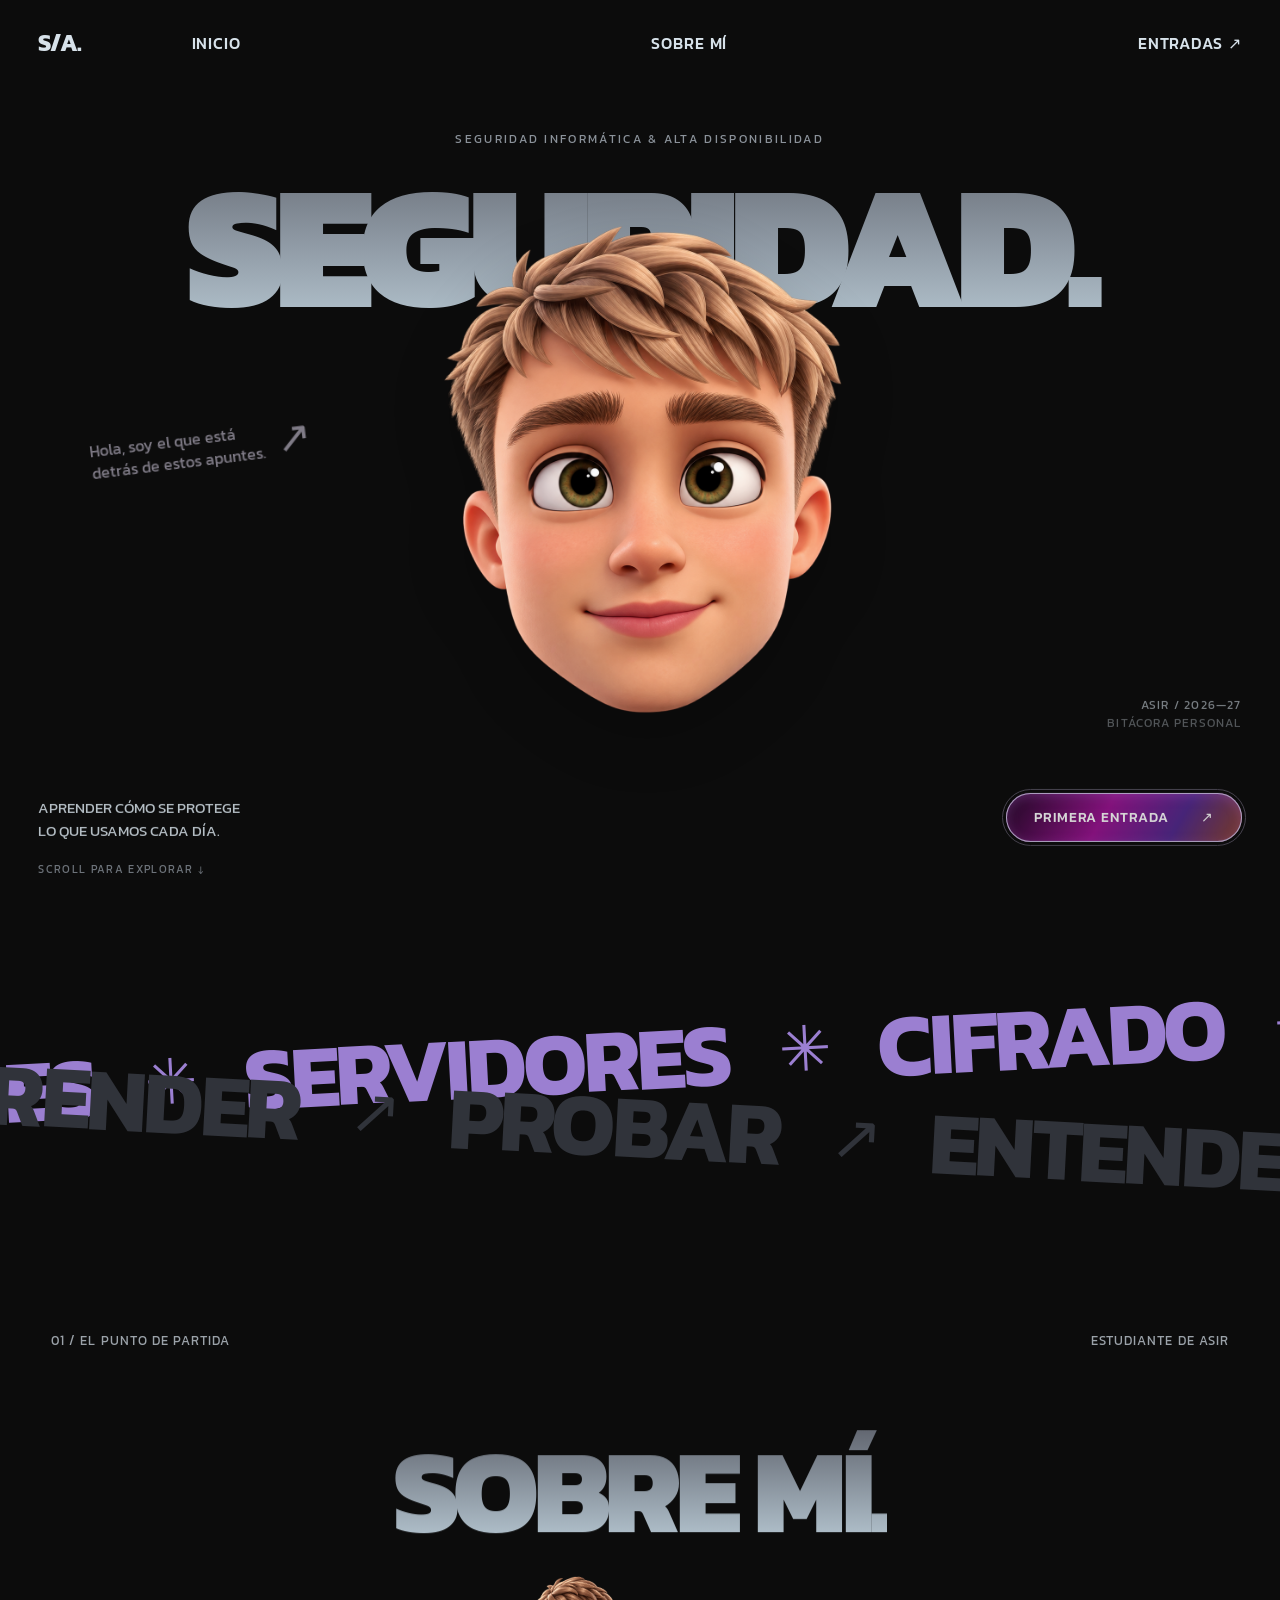
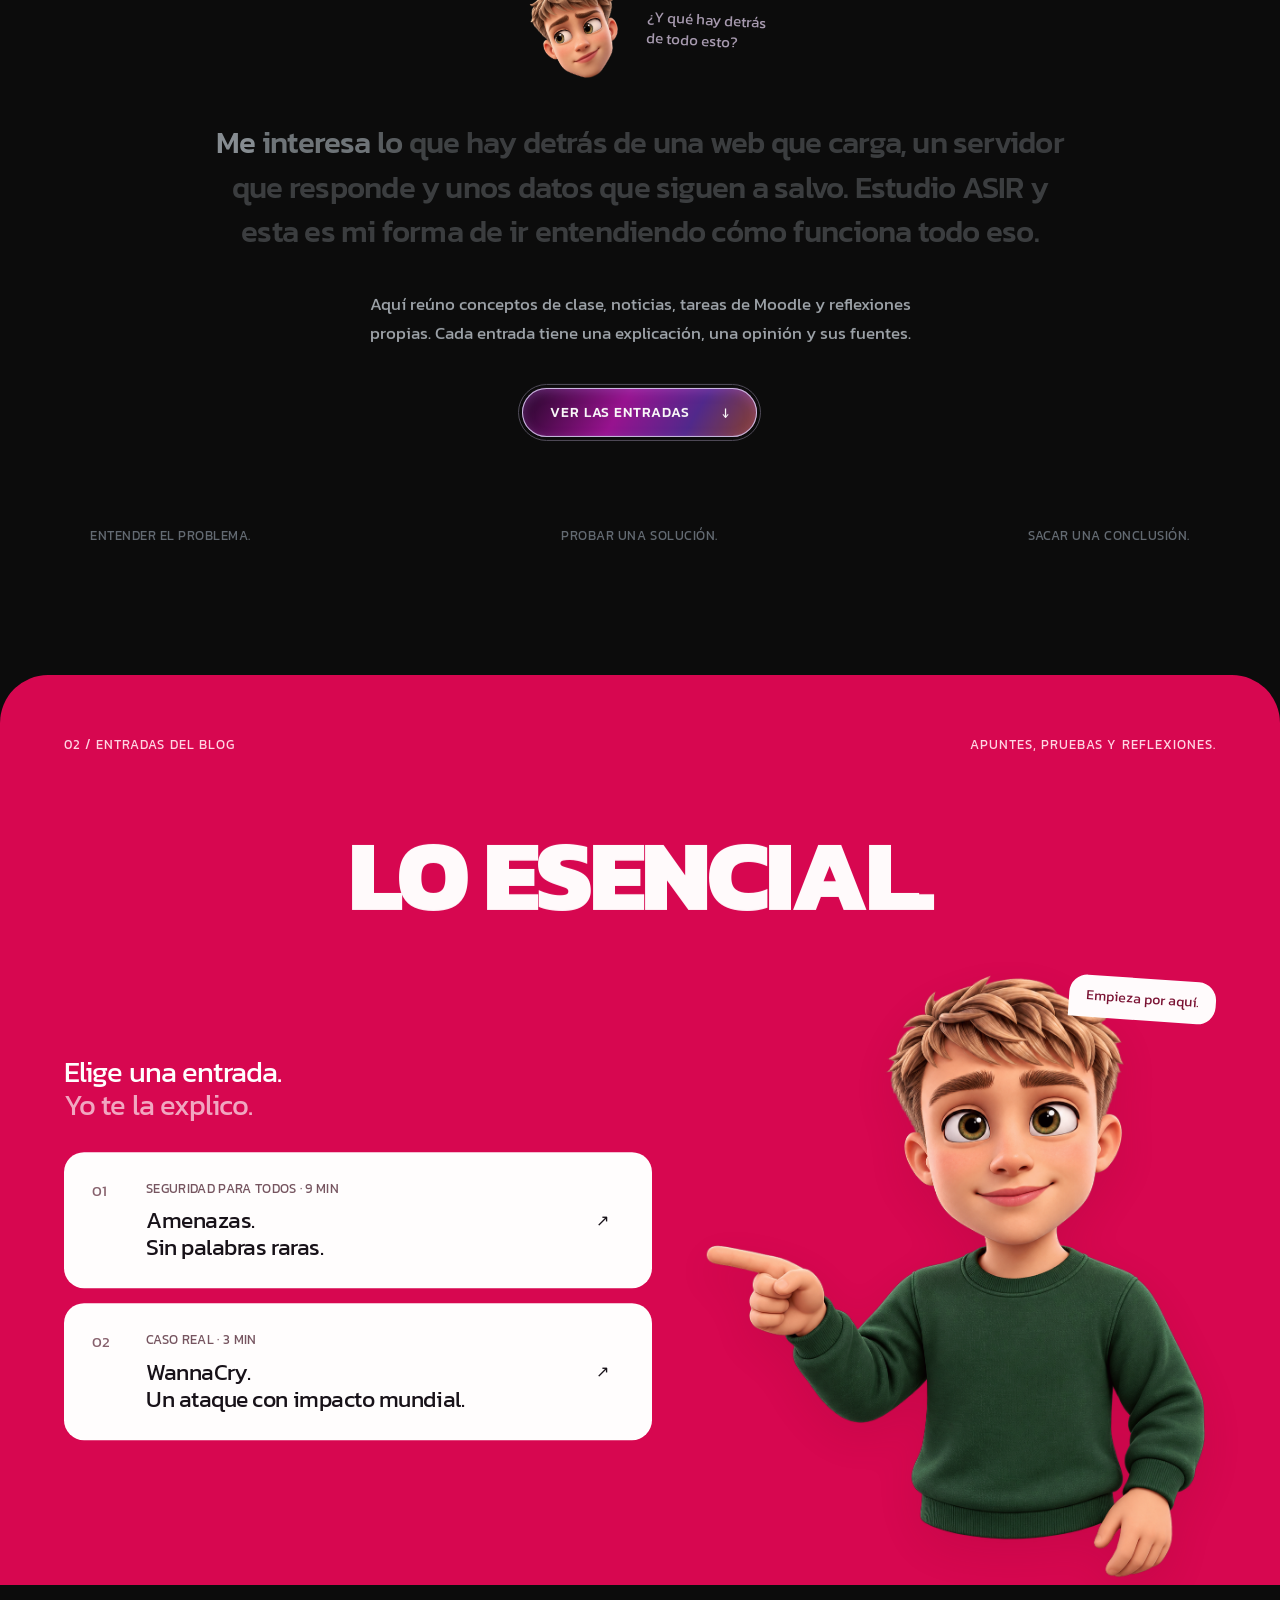
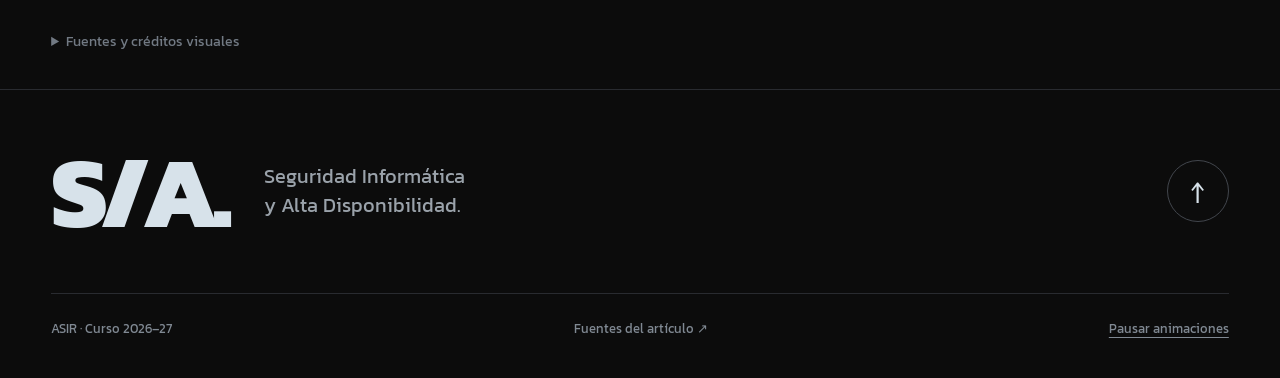
<file: index.html>
<!doctype html><html lang="es"><head><meta charset="utf-8"><meta name="viewport" content="width=device-width,initial-scale=1"><base href="./"><title>Seguridad / Alta Disponibilidad</title><meta name="description" content="Bitácora personal de un estudiante de ASIR: seguridad informática, redes y alta disponibilidad. Apuntes y reflexiones para entender lo que hay detrás."><link rel="preconnect" href="https://fonts.googleapis.com"><link rel="preconnect" href="https://fonts.gstatic.com" crossorigin><link href="https://fonts.googleapis.com/css2?family=Kanit:wght@400;500;600;700;800;900&display=swap" rel="stylesheet"><link rel="icon" href="assets/favicon.svg" type="image/svg+xml"><link rel="stylesheet" href="assets/site.css"><link rel="stylesheet" href="assets/portrait-layout.css"></head><body class="home"><a class="skip" href="#contenido">Saltar al contenido</a><nav class="nav" aria-label="Navegación principal"><a class="nav-home" href="./">S/A.</a><div class="navlinks"><a href="#inicio">Inicio</a><a href="#sobre">Sobre mí</a><a href="#temas">Entradas <span aria-hidden="true">↗</span></a></div><button class="hamburger" id="menu-button" aria-controls="menu" aria-expanded="false" aria-label="Abrir menú"><span></span><span></span></button></nav><div class="menu" id="menu" inert><a href="#inicio">Inicio</a><a href="#sobre">Sobre mí</a><a href="#temas">Entradas ↗</a></div>
<main id="contenido"><header class="hero" id="inicio"><div class="hero-title-wrap"><span class="eyebrow hero-eyebrow">Seguridad informática &amp; alta disponibilidad</span><h1 class="metal hero-title">SEGURIDAD.</h1></div><div class="hero-portrait" aria-hidden="true"><div class="portrait-tilt"><img src="assets/sticker-welcome.png" width="1254" height="1254" alt="" fetchpriority="high"></div></div><div class="hero-sticker-note"><span>Hola, soy el que está<br>detrás de estos apuntes.</span><span class="note-arrow" aria-hidden="true">↗</span></div><div class="hero-bottom"><p>Aprender cómo se protege<br>lo que usamos cada día.</p><span class="hero-coordinate">ASIR / 2026—27<br><span>Bitácora personal</span></span><a class="pill primary" href="articulos/amenazas-sin-tecnicismos/">Primera entrada <span aria-hidden="true">↗</span></a></div><span class="hero-scroll" aria-hidden="true">SCROLL PARA EXPLORAR ↓</span></header>
<section class="marquee" aria-label="Áreas de interés"><div class="rail rail-one"><span>REDES</span><i aria-hidden="true">✳</i><span>SERVIDORES</span><i aria-hidden="true">✳</i><span>CIFRADO</span><i aria-hidden="true">✳</i><span>REDES</span><i aria-hidden="true">✳</i><span>SERVIDORES</span></div><div class="rail rail-two" aria-hidden="true"><span>APRENDER</span><i>↗</i><span>PROBAR</span><i>↗</i><span>ENTENDER</span><i>↗</i><span>APRENDER</span></div></section>
<section class="about" id="sobre"><div class="section-label"><span>01 / EL PUNTO DE PARTIDA</span><span>Estudiante de ASIR</span></div><h2 class="metal display reveal">SOBRE MÍ.</h2><div class="about-body"><div class="section-sticker" data-expression="1"><img src="assets/sticker-curious.png" width="1024" height="1024" alt="Mi personaje en 3D, con expresión curiosa." loading="lazy"><span>¿Y qué hay detrás<br>de todo esto?</span></div><p class="scroll-copy">Me interesa lo que hay detrás de una web que carga, un servidor que responde y unos datos que siguen a salvo. Estudio ASIR y esta es mi forma de ir entendiendo cómo funciona todo eso.</p><p class="about-note reveal">Aquí reúno conceptos de clase, noticias, tareas de Moodle y reflexiones propias. Cada entrada tiene una explicación, una opinión y sus fuentes.</p><a class="pill primary reveal" href="#temas">Ver las entradas <span aria-hidden="true">↓</span></a></div><div class="about-caption"><span>Entender el problema.</span><span>Probar una solución.</span><span>Sacar una conclusión.</span></div></section>
<section class="topics" id="temas"><div class="section-label"><span>02 / ENTRADAS DEL BLOG</span><span>Apuntes, pruebas y reflexiones.</span></div><h2 class="display reveal">LO ESENCIAL.</h2><div class="entry-stage"><div class="entry-choices"><p class="choose-label">Elige una entrada.<br><span>Yo te la explico.</span></p><a class="entry-choice" href="articulos/amenazas-sin-tecnicismos/"><span class="choice-number">01</span><span><small>SEGURIDAD PARA TODOS · 9 MIN</small><strong>Amenazas.<br>Sin palabras raras.</strong></span><span aria-hidden="true">↗</span></a><a class="entry-choice" href="articulos/wannacry/"><span class="choice-number">02</span><span><small>CASO REAL · 3 MIN</small><strong>WannaCry.<br>Un ataque con impacto mundial.</strong></span><span aria-hidden="true">↗</span></a></div><div class="selector-character"><img src="assets/character-pointing.png" width="1145" height="1374" alt="Mi personaje señalando las entradas del blog." loading="lazy"><span class="selector-speech" aria-hidden="true">Empieza por aquí.</span></div></div></section>
<section class="credits" id="creditos"><details><summary>Fuentes y créditos visuales</summary><p>Cada entrada enlaza a las fuentes consultadas. El vídeo incluido pertenece a INCIBE.</p><p>Personaje: ilustraciones de estilo 3D generadas con IA a partir de la fotografía facilitada y animadas para esta web. Diseño inspirado en el vídeo de portfolio aportado como referencia.</p></details></section></main><footer class="foot"><div class="footer-top"><a class="footer-brand" href="./">S/A.</a><p>Seguridad Informática<br>y Alta Disponibilidad.</p><a class="round-link" href="#" aria-label="Volver arriba">↑</a></div><div class="footer-bottom"><span>ASIR · Curso 2026–27</span><a href="articulos/amenazas-sin-tecnicismos/#fuentes">Fuentes del artículo ↗</a><button id="motion-toggle" type="button" aria-pressed="false">Pausar animaciones</button></div></footer><script src="assets/gsap.min.js"></script><script src="assets/ScrollTrigger.min.js"></script><script src="assets/site.js"></script></body></html>
</file>
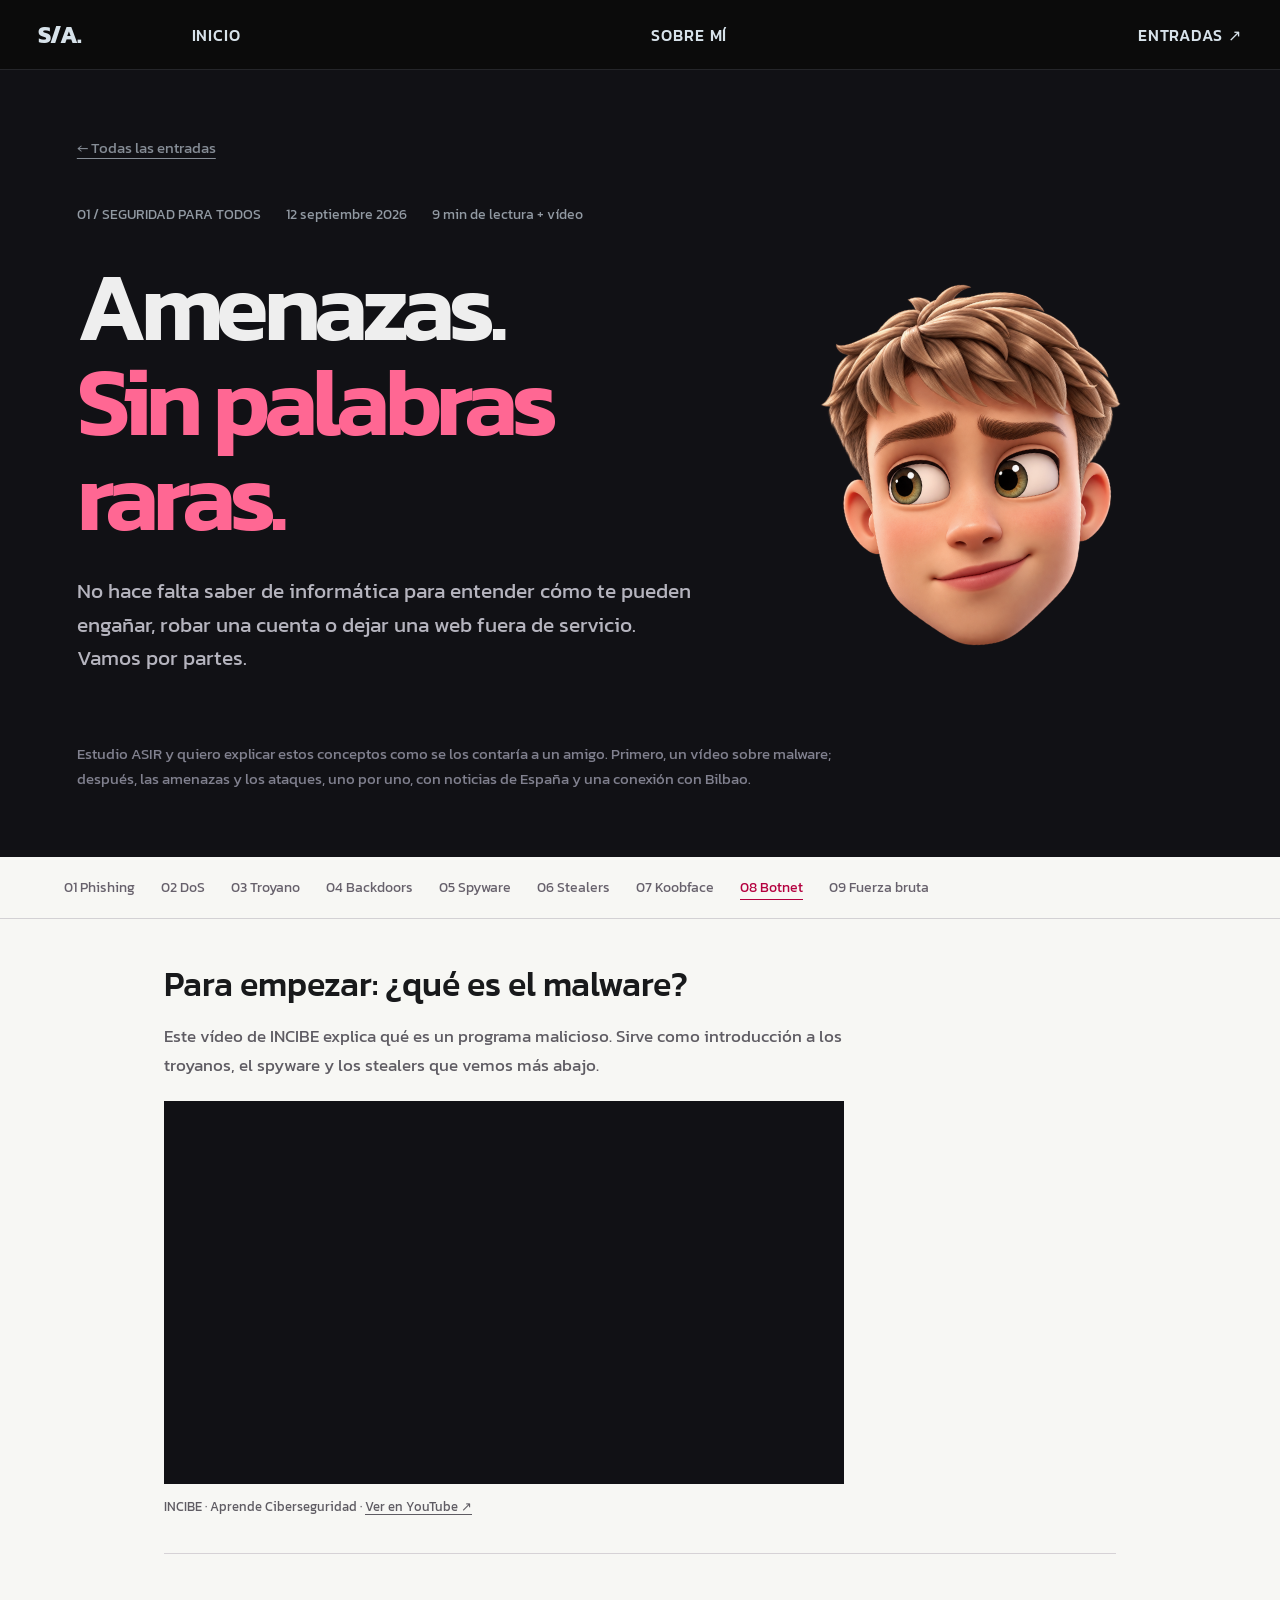
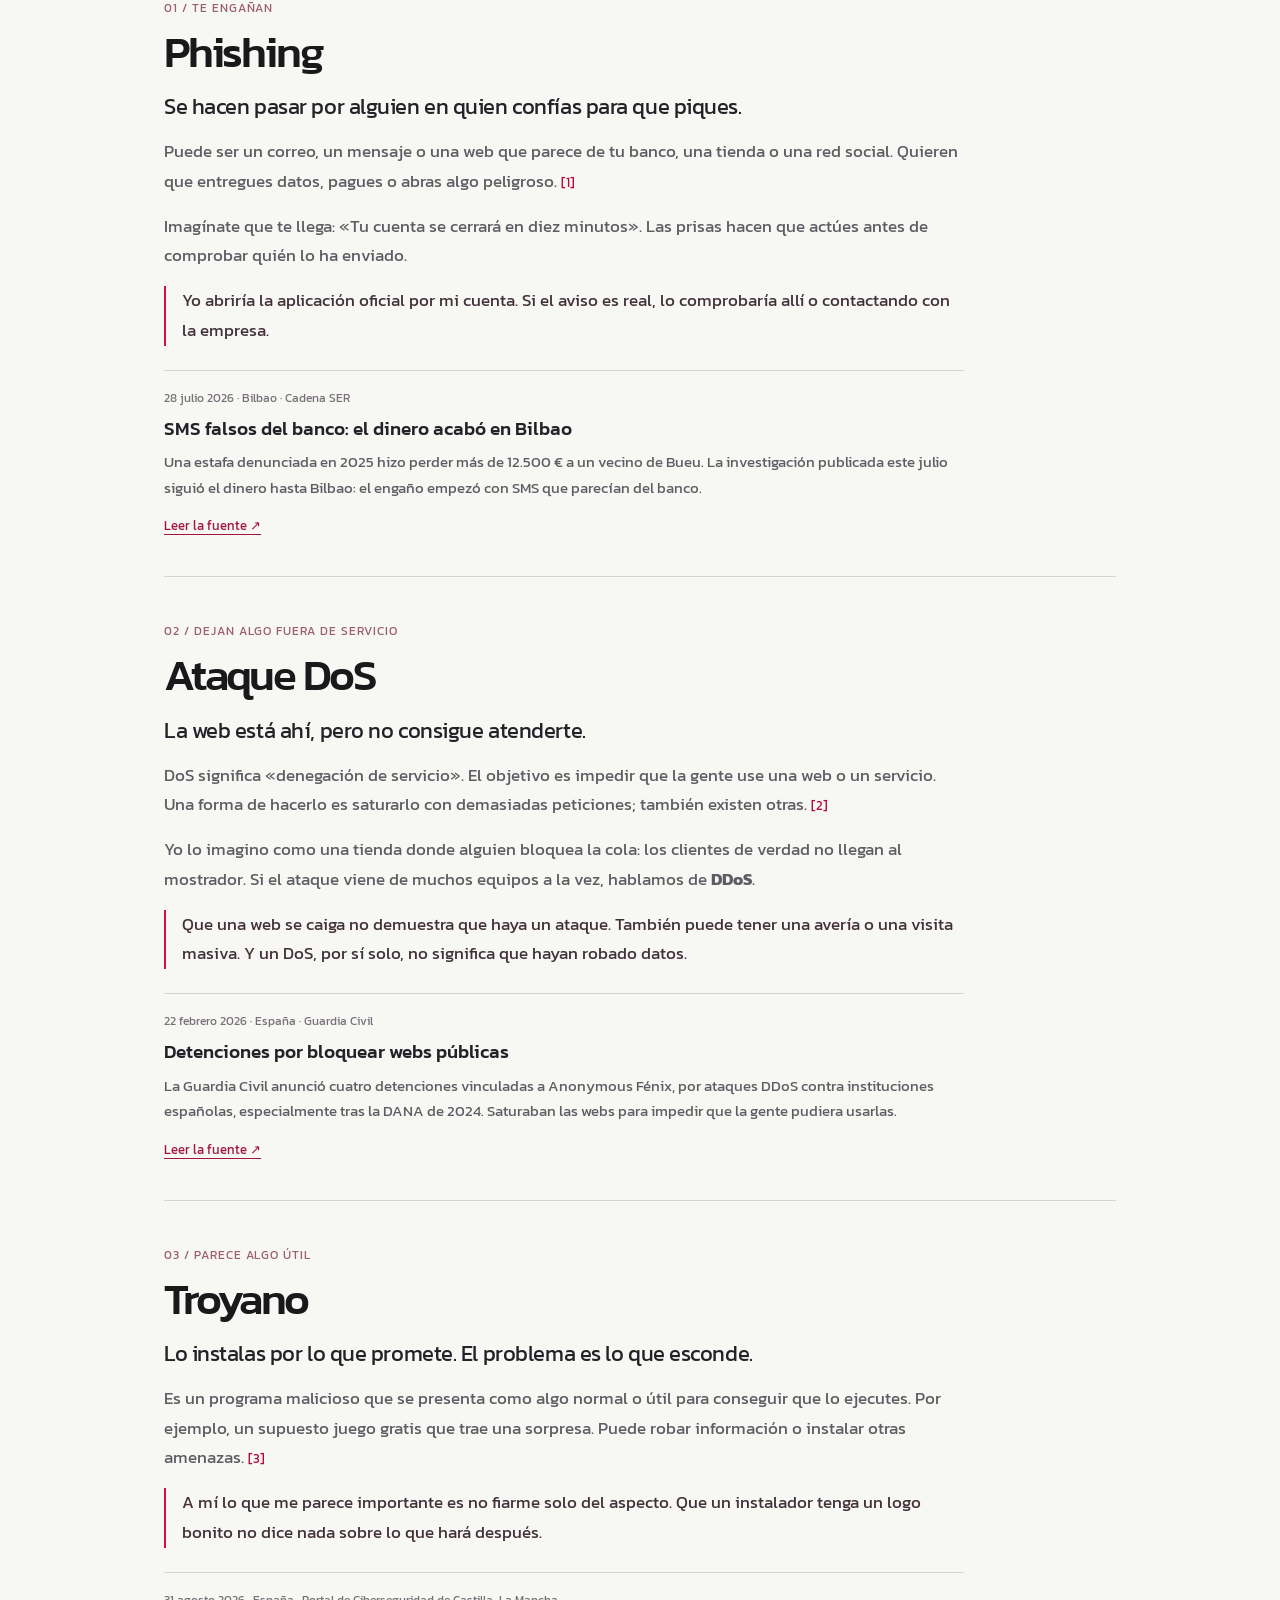
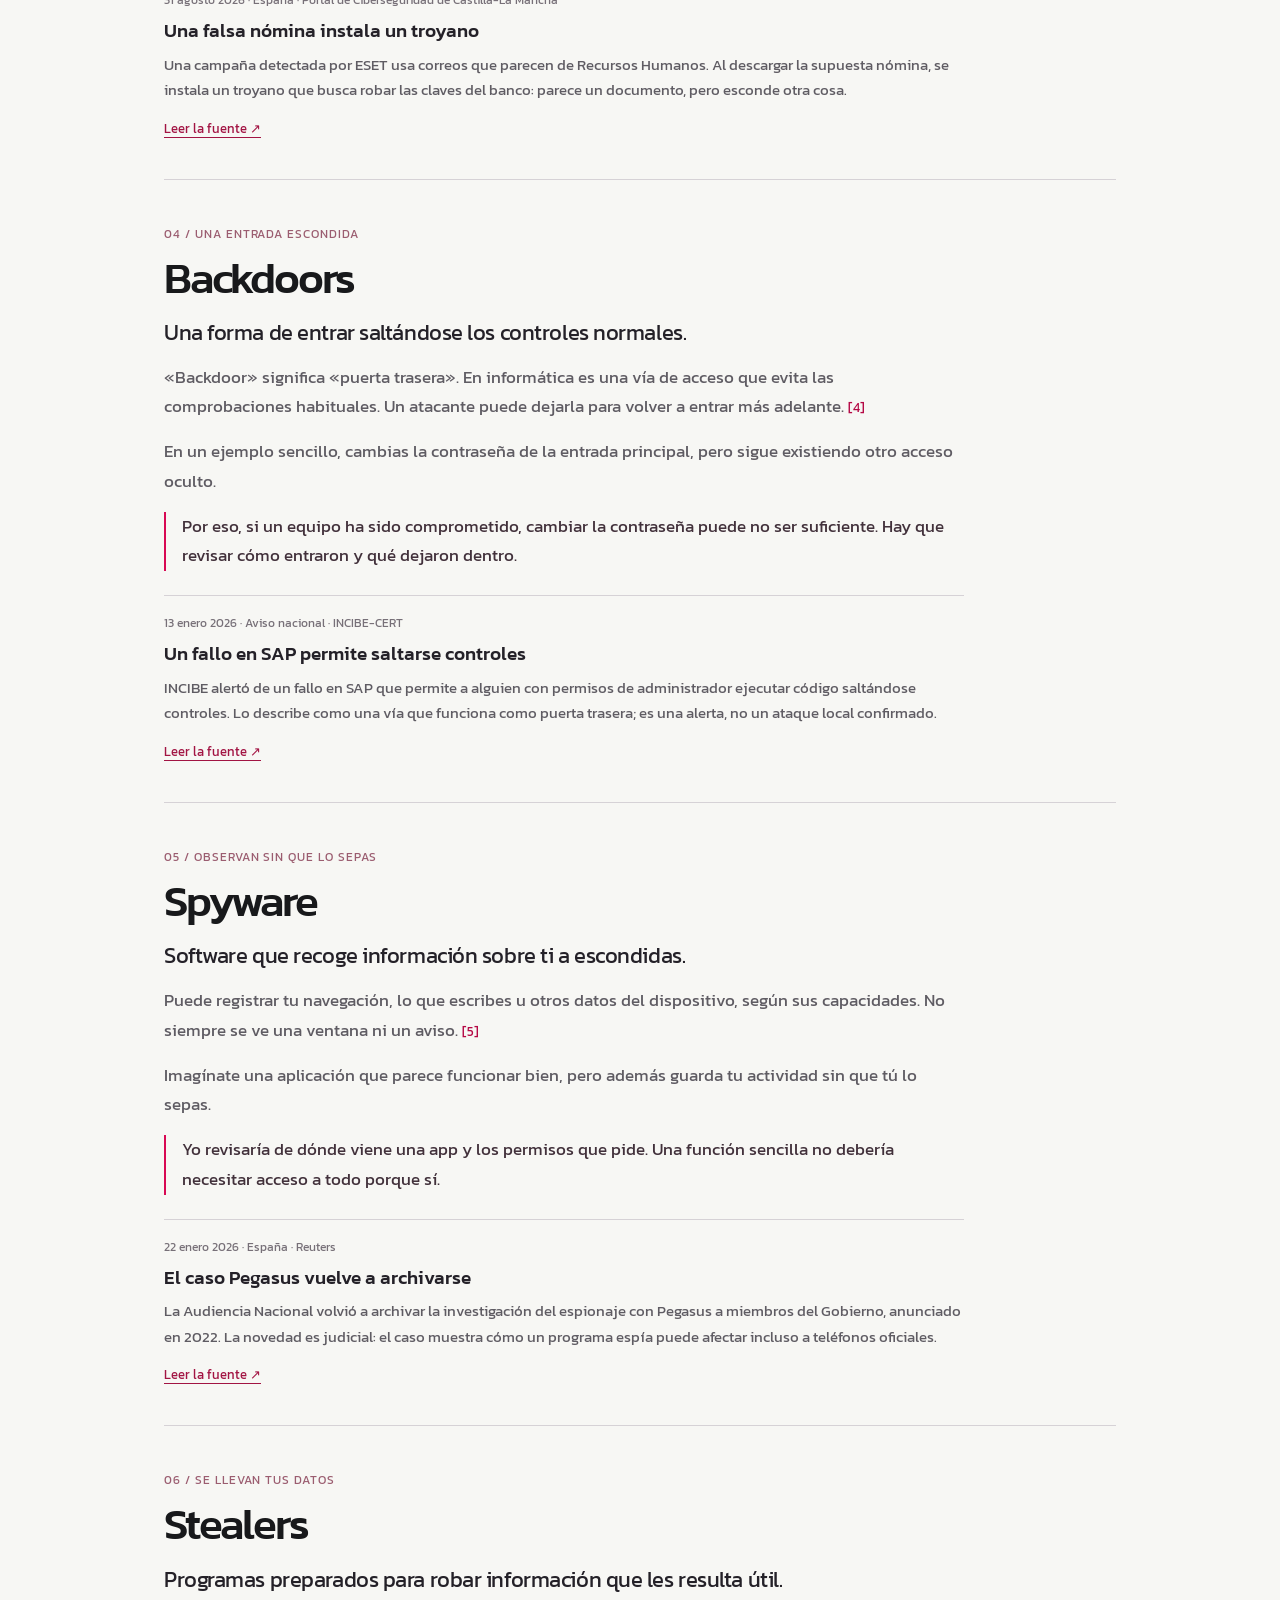
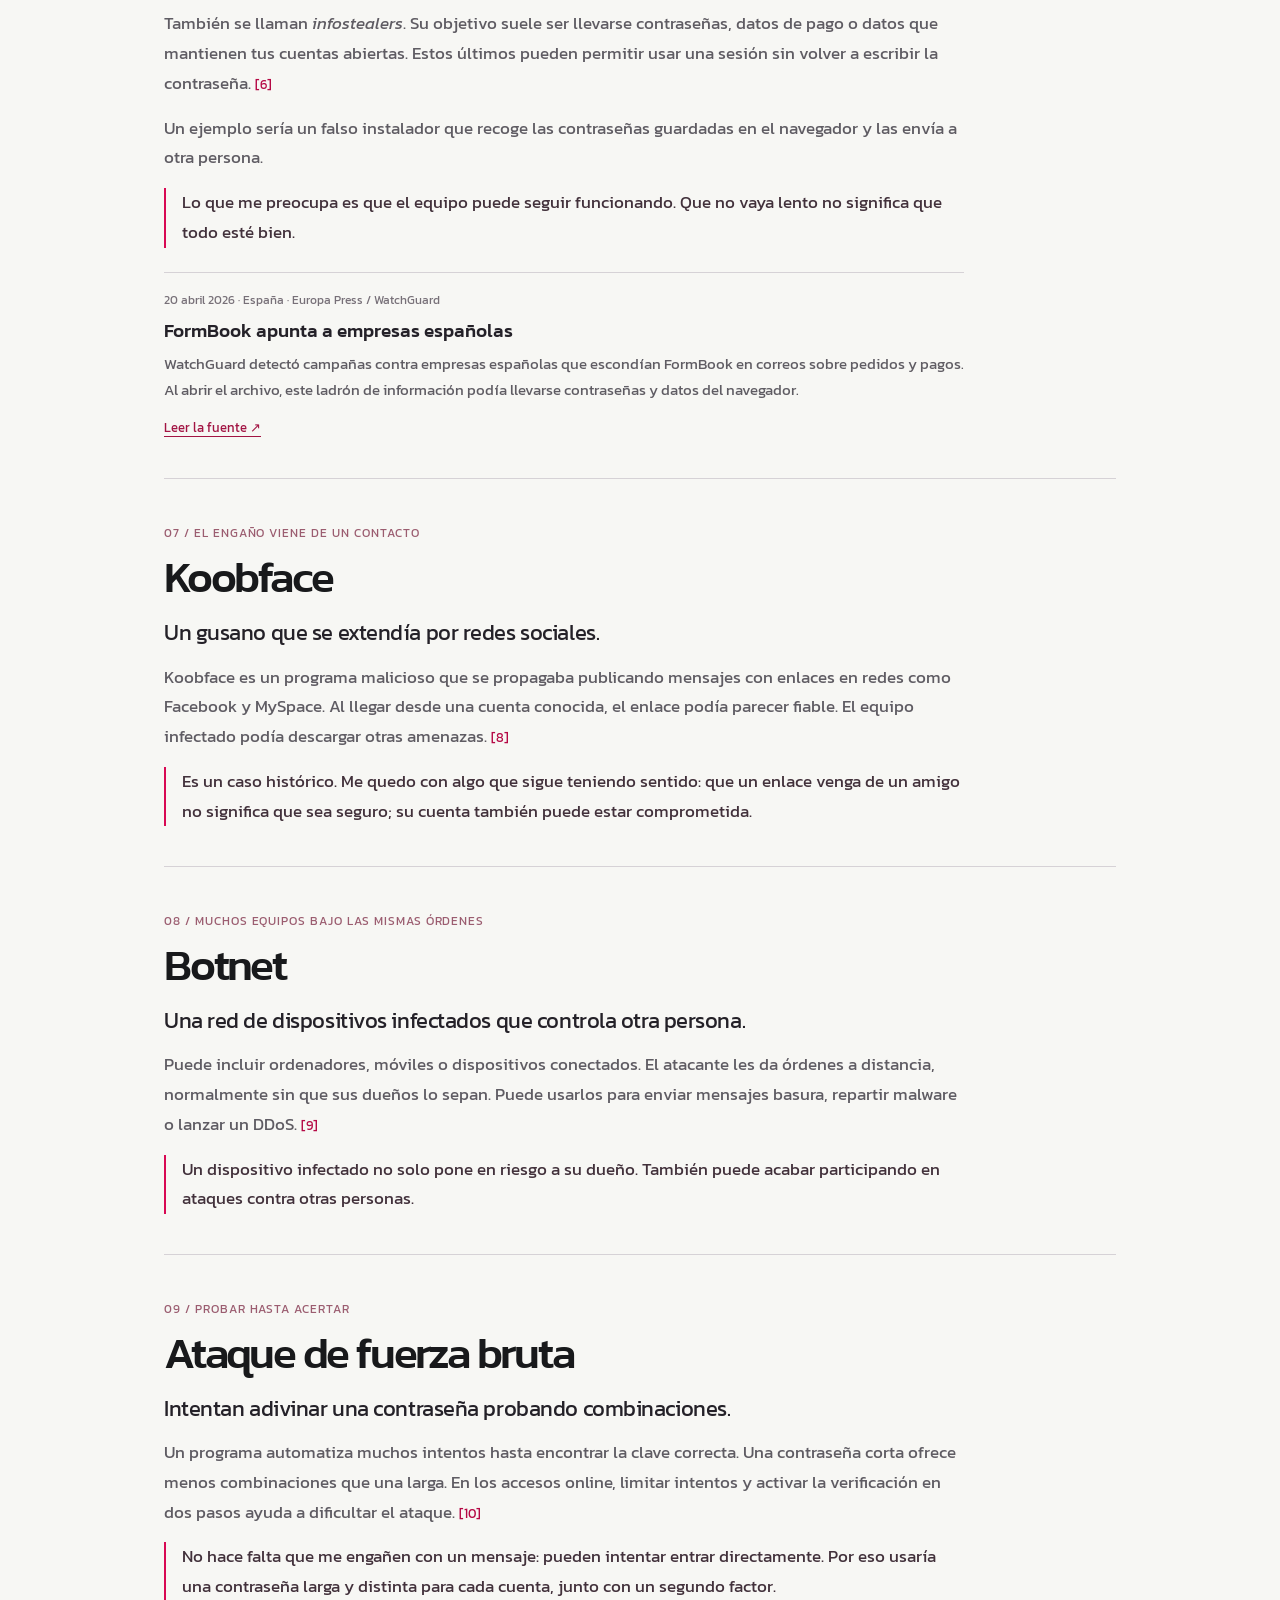
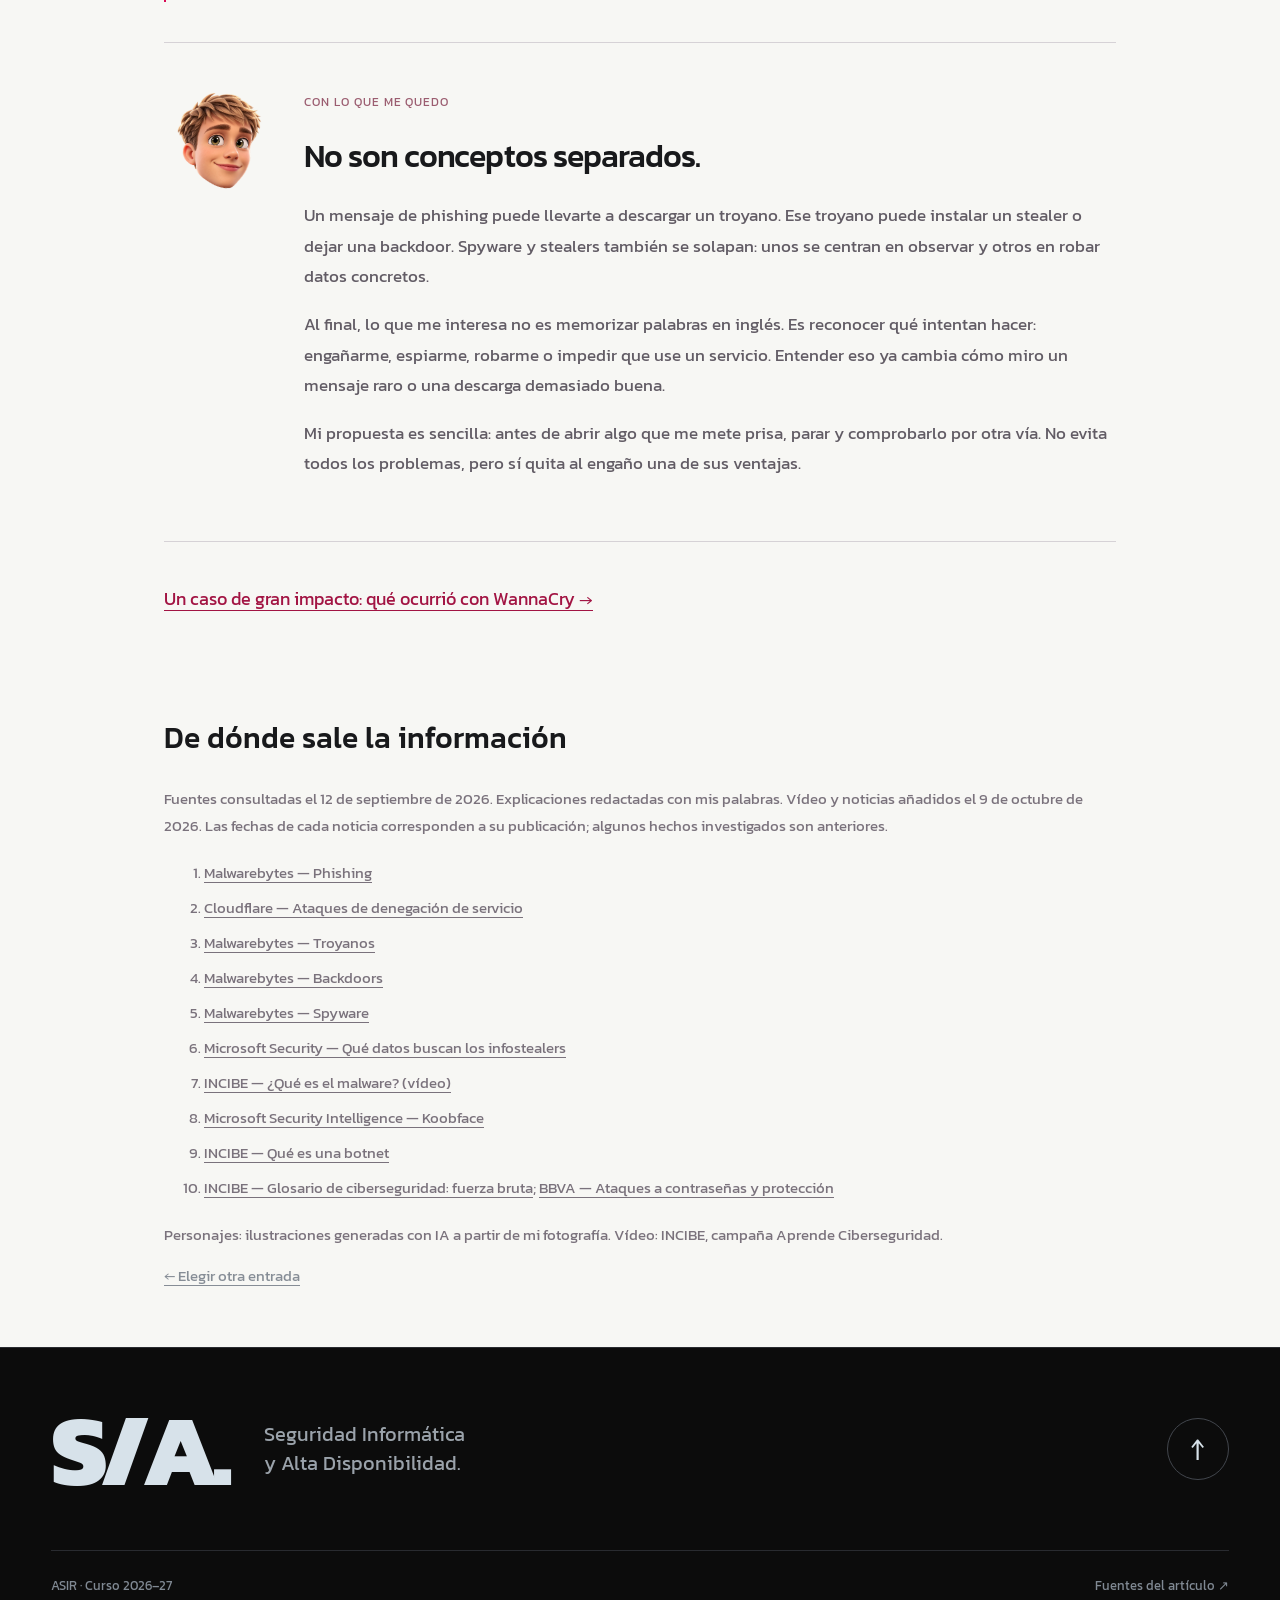
<file: articulos/amenazas-sin-tecnicismos/index.html>
<!doctype html><html lang="es"><head><meta charset="utf-8"><meta name="viewport" content="width=device-width,initial-scale=1"><base href="../../"><title>Amenazas, sin palabras raras — S/A.</title><meta name="description" content="Phishing, malware, Koobface, botnets y ataques de fuerza bruta explicados de forma sencilla, con noticias y un vídeo introductorio."><link rel="preconnect" href="https://fonts.googleapis.com"><link rel="preconnect" href="https://fonts.gstatic.com" crossorigin><link href="https://fonts.googleapis.com/css2?family=Kanit:wght@400;500;600;700;800;900&display=swap" rel="stylesheet"><link rel="icon" href="assets/favicon.svg" type="image/svg+xml"><link rel="stylesheet" href="assets/site.css"><link rel="stylesheet" href="assets/threat-article.css"></head><body class="article-page threat-page"><a class="skip" href="articulos/amenazas-sin-tecnicismos/#contenido">Saltar al contenido</a><nav class="nav" aria-label="Navegación principal"><a class="nav-home" href="./">S/A.</a><div class="navlinks"><a href="#inicio">Inicio</a><a href="#sobre">Sobre mí</a><a href="#temas">Entradas <span aria-hidden="true">↗</span></a></div><button class="hamburger" id="menu-button" aria-controls="menu" aria-expanded="false" aria-label="Abrir menú"><span></span><span></span></button></nav><div class="menu" id="menu" inert><a href="#inicio">Inicio</a><a href="#sobre">Sobre mí</a><a href="#temas">Entradas ↗</a></div>
<main id="contenido"><header class="threat-hero"><a class="back-link" href="#temas">← Todas las entradas</a><div class="article-meta"><span>01 / SEGURIDAD PARA TODOS</span><time datetime="2026-09-12">12 septiembre 2026</time><span>9 min de lectura + vídeo</span></div><div class="threat-hero-grid"><div><h1>Amenazas.<br><em>Sin palabras<br>raras.</em></h1><p>No hace falta saber de informática para entender cómo te pueden engañar, robar una cuenta o dejar una web fuera de servicio. Vamos por partes.</p></div><img src="assets/sticker-curious.png" width="1254" height="1254" alt="Mi personaje con expresión curiosa."></div><p class="intro-note">Estudio ASIR y quiero explicar estos conceptos como se los contaría a un amigo. Primero, un vídeo sobre malware; después, las amenazas y los ataques, uno por uno, con noticias de España y una conexión con Bilbao.</p></header><nav class="concept-nav" aria-label="Conceptos del artículo"><a href="articulos/amenazas-sin-tecnicismos/#phishing">01 Phishing</a><a href="articulos/amenazas-sin-tecnicismos/#dos">02 DoS</a><a href="articulos/amenazas-sin-tecnicismos/#troyano">03 Troyano</a><a href="articulos/amenazas-sin-tecnicismos/#backdoors">04 Backdoors</a><a href="articulos/amenazas-sin-tecnicismos/#spyware">05 Spyware</a><a href="articulos/amenazas-sin-tecnicismos/#stealers">06 Stealers</a><a href="articulos/amenazas-sin-tecnicismos/#koobface">07 Koobface</a><a href="articulos/amenazas-sin-tecnicismos/#botnet">08 Botnet</a><a href="articulos/amenazas-sin-tecnicismos/#fuerza-bruta">09 Fuerza bruta</a></nav><div class="threat-content"><section class="article-video" id="video" aria-labelledby="video-title"><h2 id="video-title">Para empezar: ¿qué es el malware?</h2><p>Este vídeo de INCIBE explica qué es un programa malicioso. Sirve como introducción a los troyanos, el spyware y los stealers que vemos más abajo.</p><div class="video-frame"><iframe src="https://www.youtube-nocookie.com/embed/11Ww1WF0-0s?rel=0" title="¿Qué es el malware? — Aprende Ciberseguridad con INCIBE" loading="lazy" referrerpolicy="strict-origin-when-cross-origin" allow="accelerometer; autoplay; clipboard-write; encrypted-media; gyroscope; picture-in-picture; web-share" allowfullscreen></iframe></div><p class="video-credit">INCIBE · Aprende Ciberseguridad · <a href="https://www.youtube.com/watch?v=11Ww1WF0-0s" target="_blank" rel="noopener noreferrer">Ver en YouTube ↗</a></p></section>
<section class="concept" id="phishing"><div class="concept-copy"><span class="concept-count">01 / TE ENGAÑAN</span><h2>Phishing</h2><p class="concept-lead">Se hacen pasar por alguien en quien confías para que piques.</p><p>Puede ser un correo, un mensaje o una web que parece de tu banco, una tienda o una red social. Quieren que entregues datos, pagues o abras algo peligroso. <a class="source-inline" href="articulos/amenazas-sin-tecnicismos/#fuente-phishing">[1]</a></p><p>Imagínate que te llega: «Tu cuenta se cerrará en diez minutos». Las prisas hacen que actúes antes de comprobar quién lo ha enviado.</p><p class="my-take">Yo abriría la aplicación oficial por mi cuenta. Si el aviso es real, lo comprobaría allí o contactando con la empresa.</p><aside class="news-brief" aria-labelledby="noticia-phishing"><p class="news-meta"><time datetime="2026-07-28">28 julio 2026</time> · Bilbao · Cadena SER</p><h3 id="noticia-phishing">SMS falsos del banco: el dinero acabó en Bilbao</h3><p>Una estafa denunciada en 2025 hizo perder más de 12.500 € a un vecino de Bueu. La investigación publicada este julio siguió el dinero hasta Bilbao: el engaño empezó con SMS que parecían del banco.</p><a class="news-link" href="https://cadenaser.com/galicia/2026/07/28/estafan-mas-de-12500-euros-a-un-vecino-de-bueu-mediante-sms-que-suplantaban-a-su-entidad-bancaria-radio-pontevedra/" target="_blank" rel="noopener noreferrer" aria-label="Leer la noticia: SMS falsos del banco: el dinero acabó en Bilbao">Leer la fuente ↗</a></aside></div></section>
<section class="concept" id="dos"><div class="concept-copy"><span class="concept-count">02 / DEJAN ALGO FUERA DE SERVICIO</span><h2>Ataque DoS</h2><p class="concept-lead">La web está ahí, pero no consigue atenderte.</p><p>DoS significa «denegación de servicio». El objetivo es impedir que la gente use una web o un servicio. Una forma de hacerlo es saturarlo con demasiadas peticiones; también existen otras. <a class="source-inline" href="articulos/amenazas-sin-tecnicismos/#fuente-dos">[2]</a></p><p>Yo lo imagino como una tienda donde alguien bloquea la cola: los clientes de verdad no llegan al mostrador. Si el ataque viene de muchos equipos a la vez, hablamos de <b>DDoS</b>.</p><p class="my-take">Que una web se caiga no demuestra que haya un ataque. También puede tener una avería o una visita masiva. Y un DoS, por sí solo, no significa que hayan robado datos.</p><aside class="news-brief" aria-labelledby="noticia-dos"><p class="news-meta"><time datetime="2026-02-22">22 febrero 2026</time> · España · Guardia Civil</p><h3 id="noticia-dos">Detenciones por bloquear webs públicas</h3><p>La Guardia Civil anunció cuatro detenciones vinculadas a Anonymous Fénix, por ataques DDoS contra instituciones españolas, especialmente tras la DANA de 2024. Saturaban las webs para impedir que la gente pudiera usarlas.</p><a class="news-link" href="https://web.guardiacivil.es/gl/destacados/noticias/Detenidos-los-cuatro-principales-integrantes-del-grupo-hacktivista-Anonymous-Fenix-por-ciberataques-contra-organismos-publicos/" target="_blank" rel="noopener noreferrer" aria-label="Leer la noticia: Detenciones por bloquear webs públicas">Leer la fuente ↗</a></aside></div></section>
<section class="concept" id="troyano"><div class="concept-copy"><span class="concept-count">03 / PARECE ALGO ÚTIL</span><h2>Troyano</h2><p class="concept-lead">Lo instalas por lo que promete. El problema es lo que esconde.</p><p>Es un programa malicioso que se presenta como algo normal o útil para conseguir que lo ejecutes. Por ejemplo, un supuesto juego gratis que trae una sorpresa. Puede robar información o instalar otras amenazas. <a class="source-inline" href="articulos/amenazas-sin-tecnicismos/#fuente-troyano">[3]</a></p><p class="my-take">A mí lo que me parece importante es no fiarme solo del aspecto. Que un instalador tenga un logo bonito no dice nada sobre lo que hará después.</p><aside class="news-brief" aria-labelledby="noticia-troyano"><p class="news-meta"><time datetime="2026-08-31">31 agosto 2026</time> · España · Portal de Ciberseguridad de Castilla-La Mancha</p><h3 id="noticia-troyano">Una falsa nómina instala un troyano</h3><p>Una campaña detectada por ESET usa correos que parecen de Recursos Humanos. Al descargar la supuesta nómina, se instala un troyano que busca robar las claves del banco: parece un documento, pero esconde otra cosa.</p><a class="news-link" href="https://ciberseguridad.castillalamancha.es/noticias/el-fraude-de-la-nomina-se-renueva-con-un-nuevo-troyano-bancario" target="_blank" rel="noopener noreferrer" aria-label="Leer la noticia: Una falsa nómina instala un troyano">Leer la fuente ↗</a></aside></div></section>
<section class="concept" id="backdoors"><div class="concept-copy"><span class="concept-count">04 / UNA ENTRADA ESCONDIDA</span><h2>Backdoors</h2><p class="concept-lead">Una forma de entrar saltándose los controles normales.</p><p>«Backdoor» significa «puerta trasera». En informática es una vía de acceso que evita las comprobaciones habituales. Un atacante puede dejarla para volver a entrar más adelante. <a class="source-inline" href="articulos/amenazas-sin-tecnicismos/#fuente-backdoor">[4]</a></p><p>En un ejemplo sencillo, cambias la contraseña de la entrada principal, pero sigue existiendo otro acceso oculto.</p><p class="my-take">Por eso, si un equipo ha sido comprometido, cambiar la contraseña puede no ser suficiente. Hay que revisar cómo entraron y qué dejaron dentro.</p><aside class="news-brief" aria-labelledby="noticia-backdoors"><p class="news-meta"><time datetime="2026-01-13">13 enero 2026</time> · Aviso nacional · INCIBE-CERT</p><h3 id="noticia-backdoors">Un fallo en SAP permite saltarse controles</h3><p>INCIBE alertó de un fallo en SAP que permite a alguien con permisos de administrador ejecutar código saltándose controles. Lo describe como una vía que funciona como puerta trasera; es una alerta, no un ataque local confirmado.</p><a class="news-link" href="https://www.incibe.es/incibe-cert/alerta-temprana/vulnerabilidades/cve-2026-0498" target="_blank" rel="noopener noreferrer" aria-label="Leer la noticia: Un fallo en SAP permite saltarse controles">Leer la fuente ↗</a></aside></div></section>
<section class="concept" id="spyware"><div class="concept-copy"><span class="concept-count">05 / OBSERVAN SIN QUE LO SEPAS</span><h2>Spyware</h2><p class="concept-lead">Software que recoge información sobre ti a escondidas.</p><p>Puede registrar tu navegación, lo que escribes u otros datos del dispositivo, según sus capacidades. No siempre se ve una ventana ni un aviso. <a class="source-inline" href="articulos/amenazas-sin-tecnicismos/#fuente-spyware">[5]</a></p><p>Imagínate una aplicación que parece funcionar bien, pero además guarda tu actividad sin que tú lo sepas.</p><p class="my-take">Yo revisaría de dónde viene una app y los permisos que pide. Una función sencilla no debería necesitar acceso a todo porque sí.</p><aside class="news-brief" aria-labelledby="noticia-spyware"><p class="news-meta"><time datetime="2026-01-22">22 enero 2026</time> · España · Reuters</p><h3 id="noticia-spyware">El caso Pegasus vuelve a archivarse</h3><p>La Audiencia Nacional volvió a archivar la investigación del espionaje con Pegasus a miembros del Gobierno, anunciado en 2022. La novedad es judicial: el caso muestra cómo un programa espía puede afectar incluso a teléfonos oficiales.</p><a class="news-link" href="https://www.reuters.com/technology/spain-closes-pegasus-spyware-probe-again-saying-israel-has-not-responded-2026-01-22/" target="_blank" rel="noopener noreferrer" aria-label="Leer la noticia: El caso Pegasus vuelve a archivarse">Leer la fuente ↗</a></aside></div></section>
<section class="concept" id="stealers"><div class="concept-copy"><span class="concept-count">06 / SE LLEVAN TUS DATOS</span><h2>Stealers</h2><p class="concept-lead">Programas preparados para robar información que les resulta útil.</p><p>También se llaman <i>infostealers</i>. Su objetivo suele ser llevarse contraseñas, datos de pago o datos que mantienen tus cuentas abiertas. Estos últimos pueden permitir usar una sesión sin volver a escribir la contraseña. <a class="source-inline" href="articulos/amenazas-sin-tecnicismos/#fuente-stealers">[6]</a></p><p>Un ejemplo sería un falso instalador que recoge las contraseñas guardadas en el navegador y las envía a otra persona.</p><p class="my-take">Lo que me preocupa es que el equipo puede seguir funcionando. Que no vaya lento no significa que todo esté bien.</p><aside class="news-brief" aria-labelledby="noticia-stealers"><p class="news-meta"><time datetime="2026-04-20">20 abril 2026</time> · España · Europa Press / WatchGuard</p><h3 id="noticia-stealers">FormBook apunta a empresas españolas</h3><p>WatchGuard detectó campañas contra empresas españolas que escondían FormBook en correos sobre pedidos y pagos. Al abrir el archivo, este ladrón de información podía llevarse contraseñas y datos del navegador.</p><a class="news-link" href="https://www.europapress.es/portaltic/ciberseguridad/noticia-empresas-espanolas-objetivos-dos-campanas-phishing-distribuyen-infostealer-formbook-20260420160050.html" target="_blank" rel="noopener noreferrer" aria-label="Leer la noticia: FormBook apunta a empresas españolas">Leer la fuente ↗</a></aside></div></section>
<section class="concept" id="koobface"><div class="concept-copy"><span class="concept-count">07 / EL ENGAÑO VIENE DE UN CONTACTO</span><h2>Koobface</h2><p class="concept-lead">Un gusano que se extendía por redes sociales.</p><p>Koobface es un programa malicioso que se propagaba publicando mensajes con enlaces en redes como Facebook y MySpace. Al llegar desde una cuenta conocida, el enlace podía parecer fiable. El equipo infectado podía descargar otras amenazas. <a class="source-inline" href="articulos/amenazas-sin-tecnicismos/#fuente-koobface">[8]</a></p><p class="my-take">Es un caso histórico. Me quedo con algo que sigue teniendo sentido: que un enlace venga de un amigo no significa que sea seguro; su cuenta también puede estar comprometida.</p></div></section>
<section class="concept" id="botnet"><div class="concept-copy"><span class="concept-count">08 / MUCHOS EQUIPOS BAJO LAS MISMAS ÓRDENES</span><h2>Botnet</h2><p class="concept-lead">Una red de dispositivos infectados que controla otra persona.</p><p>Puede incluir ordenadores, móviles o dispositivos conectados. El atacante les da órdenes a distancia, normalmente sin que sus dueños lo sepan. Puede usarlos para enviar mensajes basura, repartir malware o lanzar un DDoS. <a class="source-inline" href="articulos/amenazas-sin-tecnicismos/#fuente-botnet">[9]</a></p><p class="my-take">Un dispositivo infectado no solo pone en riesgo a su dueño. También puede acabar participando en ataques contra otras personas.</p></div></section>
<section class="concept" id="fuerza-bruta"><div class="concept-copy"><span class="concept-count">09 / PROBAR HASTA ACERTAR</span><h2>Ataque de fuerza bruta</h2><p class="concept-lead">Intentan adivinar una contraseña probando combinaciones.</p><p>Un programa automatiza muchos intentos hasta encontrar la clave correcta. Una contraseña corta ofrece menos combinaciones que una larga. En los accesos online, limitar intentos y activar la verificación en dos pasos ayuda a dificultar el ataque. <a class="source-inline" href="articulos/amenazas-sin-tecnicismos/#fuente-fuerza-bruta">[10]</a></p><p class="my-take">No hace falta que me engañen con un mensaje: pueden intentar entrar directamente. Por eso usaría una contraseña larga y distinta para cada cuenta, junto con un segundo factor.</p></div></section>
<section class="takeaway" id="reflexion"><img src="assets/sticker-happy.png" width="1254" height="1254" alt="Mi personaje sonriendo." loading="lazy"><div><span class="concept-count">CON LO QUE ME QUEDO</span><h2>No son conceptos separados.</h2><p>Un mensaje de phishing puede llevarte a descargar un troyano. Ese troyano puede instalar un stealer o dejar una backdoor. Spyware y stealers también se solapan: unos se centran en observar y otros en robar datos concretos.</p><p>Al final, lo que me interesa no es memorizar palabras en inglés. Es reconocer qué intentan hacer: engañarme, espiarme, robarme o impedir que use un servicio. Entender eso ya cambia cómo miro un mensaje raro o una descarga demasiado buena.</p><p>Mi propuesta es sencilla: antes de abrir algo que me mete prisa, parar y comprobarlo por otra vía. No evita todos los problemas, pero sí quita al engaño una de sus ventajas.</p></div></section>
<p class="case-link"><a href="articulos/wannacry/">Un caso de gran impacto: qué ocurrió con WannaCry →</a></p><section class="article-sources" id="fuentes"><h2>De dónde sale la información</h2><p>Fuentes consultadas el 12 de septiembre de 2026. Explicaciones redactadas con mis palabras. Vídeo y noticias añadidos el 9 de octubre de 2026. Las fechas de cada noticia corresponden a su publicación; algunos hechos investigados son anteriores.</p><ol><li id="fuente-phishing"><a href="https://www.malwarebytes.com/phishing">Malwarebytes — Phishing</a></li><li id="fuente-dos"><a href="https://www.cloudflare.com/learning/ddos/glossary/denial-of-service/">Cloudflare — Ataques de denegación de servicio</a></li><li id="fuente-troyano"><a href="https://www.malwarebytes.com/trojan">Malwarebytes — Troyanos</a></li><li id="fuente-backdoor"><a href="https://www.malwarebytes.com/backdoor">Malwarebytes — Backdoors</a></li><li id="fuente-spyware"><a href="https://www.malwarebytes.com/spyware">Malwarebytes — Spyware</a></li><li id="fuente-stealers"><a href="https://www.microsoft.com/en-us/security/blog/2026/02/02/infostealers-without-borders-macos-python-stealers-and-platform-abuse/">Microsoft Security — Qué datos buscan los infostealers</a></li><li id="fuente-video"><a href="https://www.youtube.com/watch?v=11Ww1WF0-0s">INCIBE — ¿Qué es el malware? (vídeo)</a></li><li id="fuente-koobface"><a href="https://www.microsoft.com/en-us/wdsi/threats/malware-encyclopedia-description?Name=Worm%3AWin32%2FKoobface">Microsoft Security Intelligence — Koobface</a></li><li id="fuente-botnet"><a href="https://www.incibe.es/empresas/blog/botnet-y-saber-si-tu-empresa-forma-parte-ella">INCIBE — Qué es una botnet</a></li><li id="fuente-fuerza-bruta"><a href="https://www.incibe.es/sites/default/files/contenidos/guias/doc/guia_glosario_ciberseguridad_2021.pdf">INCIBE — Glosario de ciberseguridad: fuerza bruta</a>; <a href="https://www.bbva.es/finanzas-vistazo/ciberseguridad/ataques-informaticos/ataques-contrasenas-fuerza-bruta-diccionario.html">BBVA — Ataques a contraseñas y protección</a></li></ol><p>Personajes: ilustraciones generadas con IA a partir de mi fotografía. Vídeo: INCIBE, campaña Aprende Ciberseguridad.</p><a class="back-link" href="#temas">← Elegir otra entrada</a></section></div></main><footer class="foot"><div class="footer-top"><a class="footer-brand" href="./">S/A.</a><p>Seguridad Informática<br>y Alta Disponibilidad.</p><a class="round-link" href="articulos/amenazas-sin-tecnicismos/#" aria-label="Volver arriba">↑</a></div><div class="footer-bottom"><span>ASIR · Curso 2026–27</span><a href="articulos/amenazas-sin-tecnicismos/#fuentes">Fuentes del artículo ↗</a></div></footer><script src="assets/site.js"></script><script src="assets/threats.js"></script></body></html>
</file>
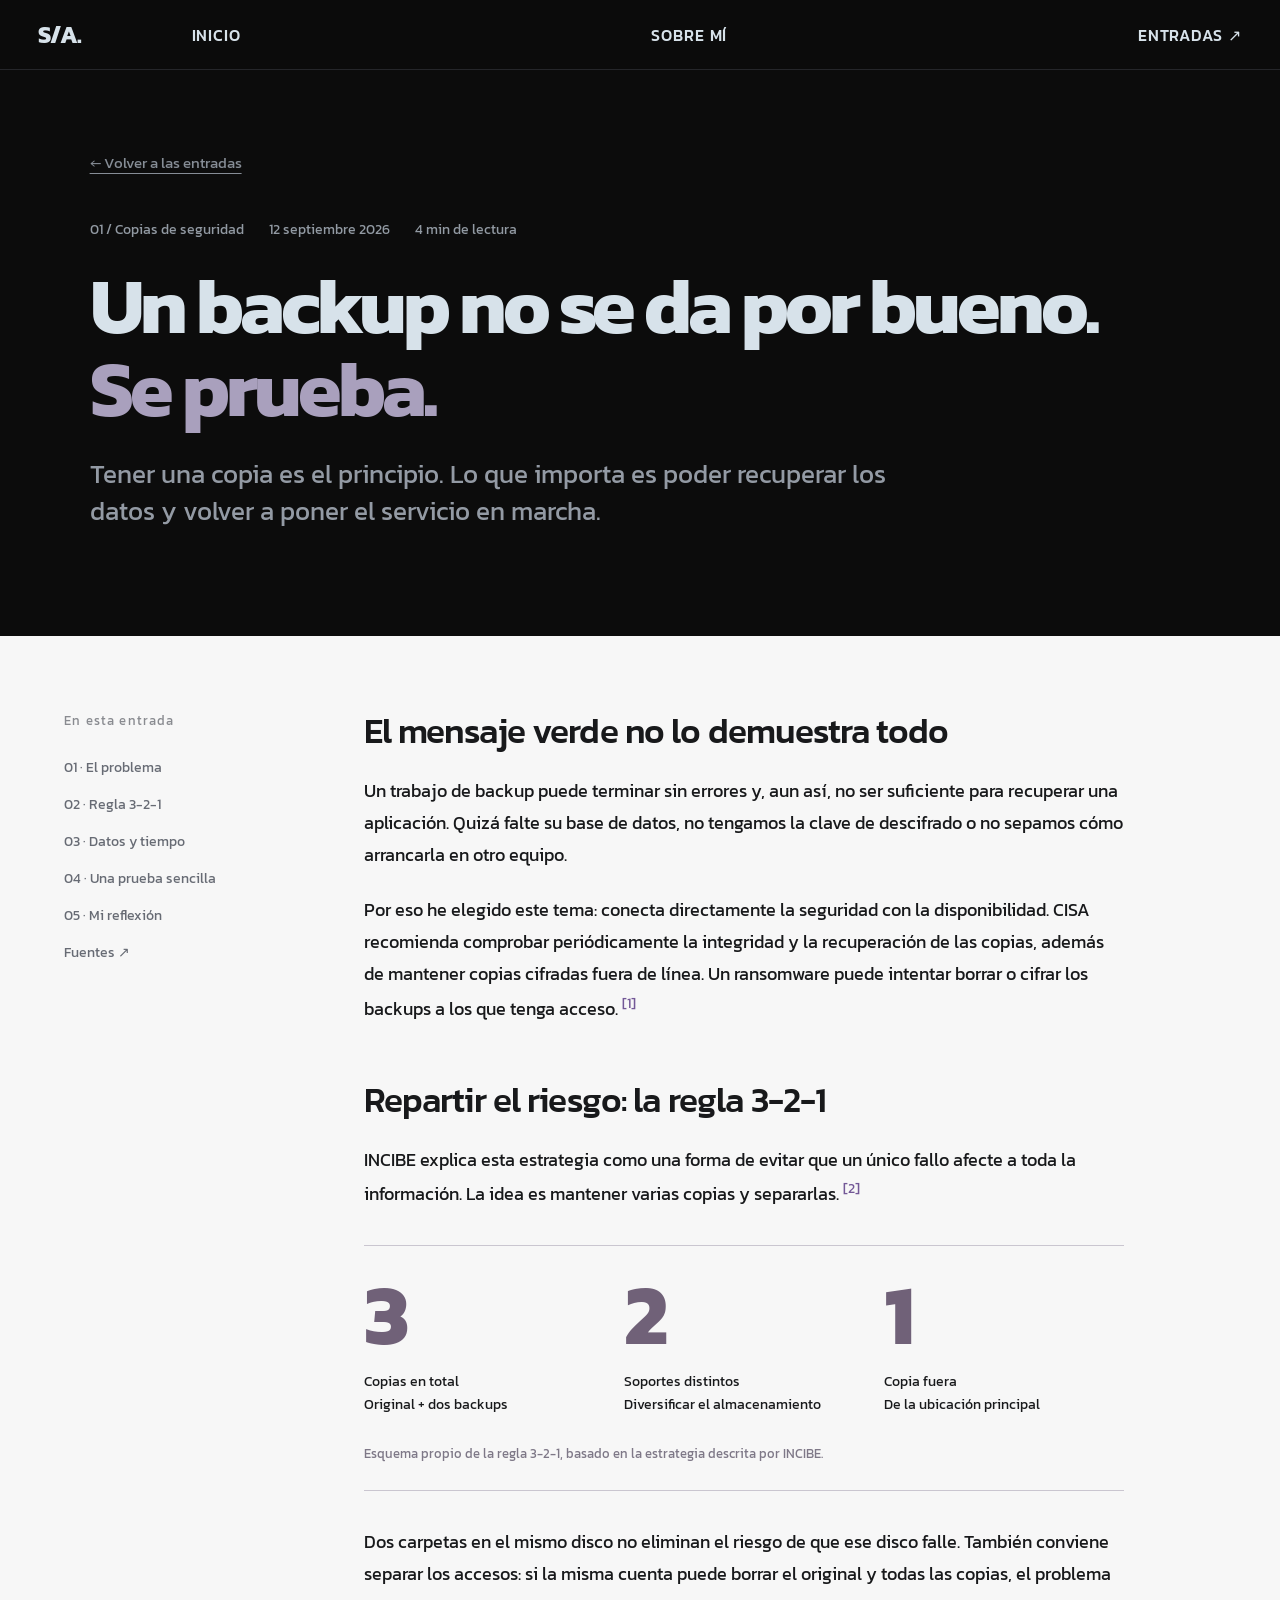
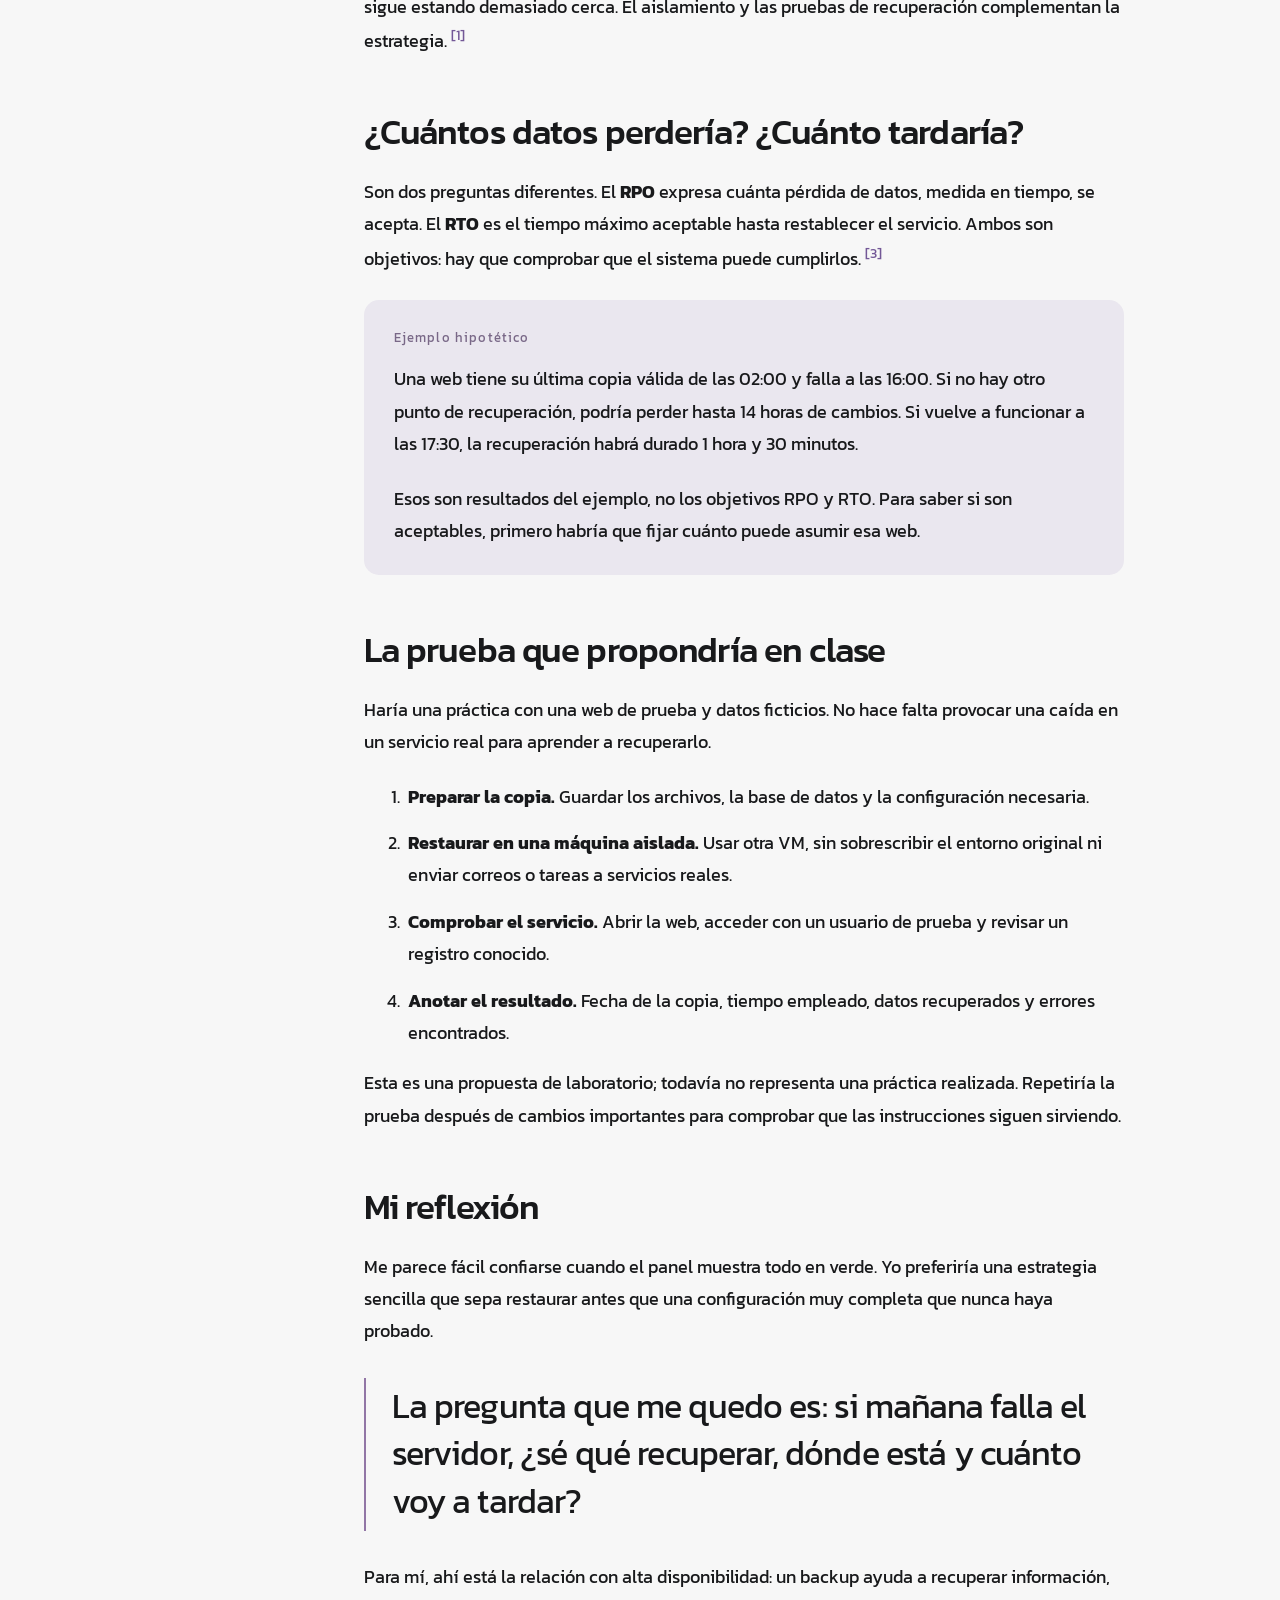
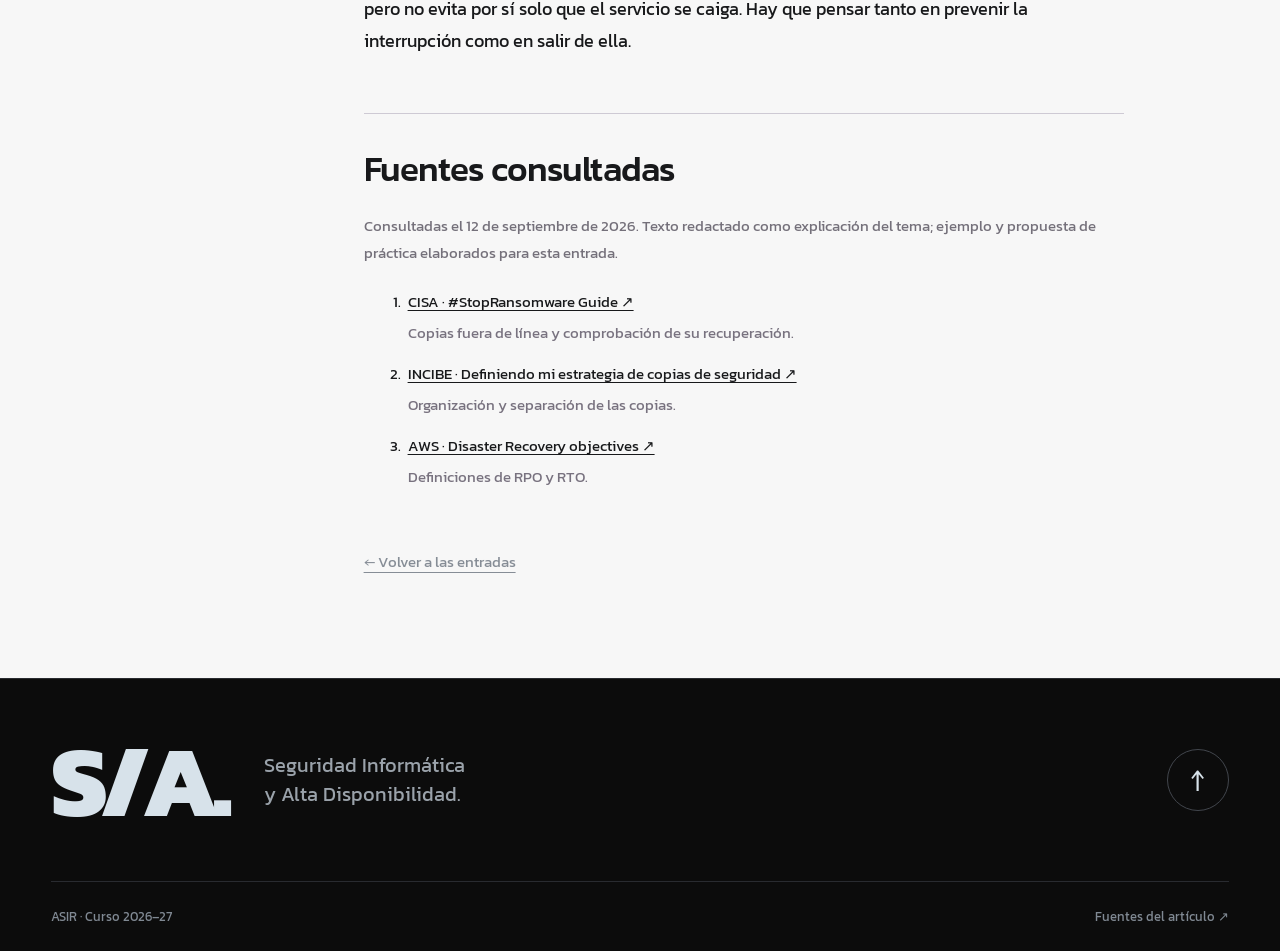
<file: articulos/copias-de-seguridad/index.html>
<!doctype html><html lang="es"><head><meta charset="utf-8"><meta name="viewport" content="width=device-width,initial-scale=1"><base href="../../"><title>Un backup no se da por bueno. Se prueba. — Seguridad</title><meta name="description" content="Por qué probar tus copias de seguridad, cómo aplicar la regla 3-2-1 y qué significan RPO y RTO. Con ejemplo de laboratorio y fuentes."><link rel="preconnect" href="https://fonts.googleapis.com"><link rel="preconnect" href="https://fonts.gstatic.com" crossorigin><link href="https://fonts.googleapis.com/css2?family=Kanit:wght@400;500;600;700;800;900&display=swap" rel="stylesheet"><link rel="icon" href="assets/favicon.svg" type="image/svg+xml"><link rel="stylesheet" href="assets/site.css"></head><body class="article-page"><a class="skip" href="articulos/copias-de-seguridad/#contenido">Saltar al contenido</a><nav class="nav" aria-label="Navegación principal"><a class="nav-home" href="./">S/A.</a><div class="navlinks"><a href="#inicio">Inicio</a><a href="#sobre">Sobre mí</a><a href="#temas">Entradas <span aria-hidden="true">↗</span></a></div><button class="hamburger" id="menu-button" aria-controls="menu" aria-expanded="false" aria-label="Abrir menú"><span></span><span></span></button></nav><div class="menu" id="menu" inert><a href="#inicio">Inicio</a><a href="#sobre">Sobre mí</a><a href="#temas">Entradas ↗</a></div><main id="contenido"><header class="article-header"><a class="back-link" href="#temas">← Volver a las entradas</a><div class="article-meta"><span>01 / Copias de seguridad</span><time datetime="2026-09-12">12 septiembre 2026</time><span>4 min de lectura</span></div><h1>Un backup no se da por bueno.<br><em>Se prueba.</em></h1><p class="article-deck">Tener una copia es el principio. Lo que importa es poder recuperar los datos y volver a poner el servicio en marcha.</p></header><div class="article-layout"><aside class="toc" aria-label="Índice del artículo"><span class="eyebrow">En esta entrada</span><a href="articulos/copias-de-seguridad/#problema">01 · El problema</a><a href="articulos/copias-de-seguridad/#regla">02 · Regla 3-2-1</a><a href="articulos/copias-de-seguridad/#tiempos">03 · Datos y tiempo</a><a href="articulos/copias-de-seguridad/#prueba">04 · Una prueba sencilla</a><a href="articulos/copias-de-seguridad/#reflexion">05 · Mi reflexión</a><a href="articulos/copias-de-seguridad/#fuentes">Fuentes ↗</a></aside><article class="prose"><section id="problema"><h2>El mensaje verde no lo demuestra todo</h2><p>Un trabajo de backup puede terminar sin errores y, aun así, no ser suficiente para recuperar una aplicación. Quizá falte su base de datos, no tengamos la clave de descifrado o no sepamos cómo arrancarla en otro equipo.</p><p>Por eso he elegido este tema: conecta directamente la seguridad con la disponibilidad. CISA recomienda comprobar periódicamente la integridad y la recuperación de las copias, además de mantener copias cifradas fuera de línea. Un ransomware puede intentar borrar o cifrar los backups a los que tenga acceso. <a href="articulos/copias-de-seguridad/#fuente-cisa" class="cite">[1]</a></p></section>
<section id="regla"><h2>Repartir el riesgo: la regla 3-2-1</h2><p>INCIBE explica esta estrategia como una forma de evitar que un único fallo afecte a toda la información. La idea es mantener varias copias y separarlas. <a href="articulos/copias-de-seguridad/#fuente-incibe" class="cite">[2]</a></p><figure class="rule"><div><strong>3</strong><span>Copias en total<br>Original + dos backups</span></div><div><strong>2</strong><span>Soportes distintos<br>Diversificar el almacenamiento</span></div><div><strong>1</strong><span>Copia fuera<br>De la ubicación principal</span></div><figcaption>Esquema propio de la regla 3-2-1, basado en la estrategia descrita por INCIBE.</figcaption></figure><p>Dos carpetas en el mismo disco no eliminan el riesgo de que ese disco falle. También conviene separar los accesos: si la misma cuenta puede borrar el original y todas las copias, el problema sigue estando demasiado cerca. El aislamiento y las pruebas de recuperación complementan la estrategia. <a href="articulos/copias-de-seguridad/#fuente-cisa" class="cite">[1]</a></p></section>
<section id="tiempos"><h2>¿Cuántos datos perdería? ¿Cuánto tardaría?</h2><p>Son dos preguntas diferentes. El <strong>RPO</strong> expresa cuánta pérdida de datos, medida en tiempo, se acepta. El <strong>RTO</strong> es el tiempo máximo aceptable hasta restablecer el servicio. Ambos son objetivos: hay que comprobar que el sistema puede cumplirlos. <a href="articulos/copias-de-seguridad/#fuente-aws" class="cite">[3]</a></p><div class="example"><span class="eyebrow">Ejemplo hipotético</span><p>Una web tiene su última copia válida de las 02:00 y falla a las 16:00. Si no hay otro punto de recuperación, podría perder hasta 14 horas de cambios. Si vuelve a funcionar a las 17:30, la recuperación habrá durado 1 hora y 30 minutos.</p><p>Esos son resultados del ejemplo, no los objetivos RPO y RTO. Para saber si son aceptables, primero habría que fijar cuánto puede asumir esa web.</p></div></section>
<section id="prueba"><h2>La prueba que propondría en clase</h2><p>Haría una práctica con una web de prueba y datos ficticios. No hace falta provocar una caída en un servicio real para aprender a recuperarlo.</p><ol><li><strong>Preparar la copia.</strong> Guardar los archivos, la base de datos y la configuración necesaria.</li><li><strong>Restaurar en una máquina aislada.</strong> Usar otra VM, sin sobrescribir el entorno original ni enviar correos o tareas a servicios reales.</li><li><strong>Comprobar el servicio.</strong> Abrir la web, acceder con un usuario de prueba y revisar un registro conocido.</li><li><strong>Anotar el resultado.</strong> Fecha de la copia, tiempo empleado, datos recuperados y errores encontrados.</li></ol><p>Esta es una propuesta de laboratorio; todavía no representa una práctica realizada. Repetiría la prueba después de cambios importantes para comprobar que las instrucciones siguen sirviendo.</p></section>
<section id="reflexion"><h2>Mi reflexión</h2><p>Me parece fácil confiarse cuando el panel muestra todo en verde. Yo preferiría una estrategia sencilla que sepa restaurar antes que una configuración muy completa que nunca haya probado.</p><blockquote>La pregunta que me quedo es: si mañana falla el servidor, ¿sé qué recuperar, dónde está y cuánto voy a tardar?</blockquote><p>Para mí, ahí está la relación con alta disponibilidad: un backup ayuda a recuperar información, pero no evita por sí solo que el servicio se caiga. Hay que pensar tanto en prevenir la interrupción como en salir de ella.</p></section>
<section class="sources" id="fuentes"><h2>Fuentes consultadas</h2><p>Consultadas el 12 de septiembre de 2026. Texto redactado como explicación del tema; ejemplo y propuesta de práctica elaborados para esta entrada.</p><ol><li id="fuente-cisa"><a href="https://www.cisa.gov/stopransomware/ransomware-guide">CISA · #StopRansomware Guide ↗</a><span>Copias fuera de línea y comprobación de su recuperación.</span></li><li id="fuente-incibe"><a href="https://www.incibe.es/ciudadania/blog/definiendo-mi-estrategia-de-copias-de-seguridad">INCIBE · Definiendo mi estrategia de copias de seguridad ↗</a><span>Organización y separación de las copias.</span></li><li id="fuente-aws"><a href="https://docs.aws.amazon.com/wellarchitected/latest/reliability-pillar/disaster-recovery-dr-objectives.html">AWS · Disaster Recovery objectives ↗</a><span>Definiciones de RPO y RTO.</span></li></ol></section><a class="back-link" href="#temas">← Volver a las entradas</a></article></div></main><footer class="foot"><div class="footer-top"><a class="footer-brand" href="./">S/A.</a><p>Seguridad Informática<br>y Alta Disponibilidad.</p><a class="round-link" href="articulos/copias-de-seguridad/#" aria-label="Volver arriba">↑</a></div><div class="footer-bottom"><span>ASIR · Curso 2026–27</span><a href="articulos/copias-de-seguridad/#fuentes">Fuentes del artículo ↗</a><button id="motion-toggle" type="button" aria-pressed="false">Pausar animaciones</button></div></footer><script src="assets/site.js"></script></body></html>
</file>
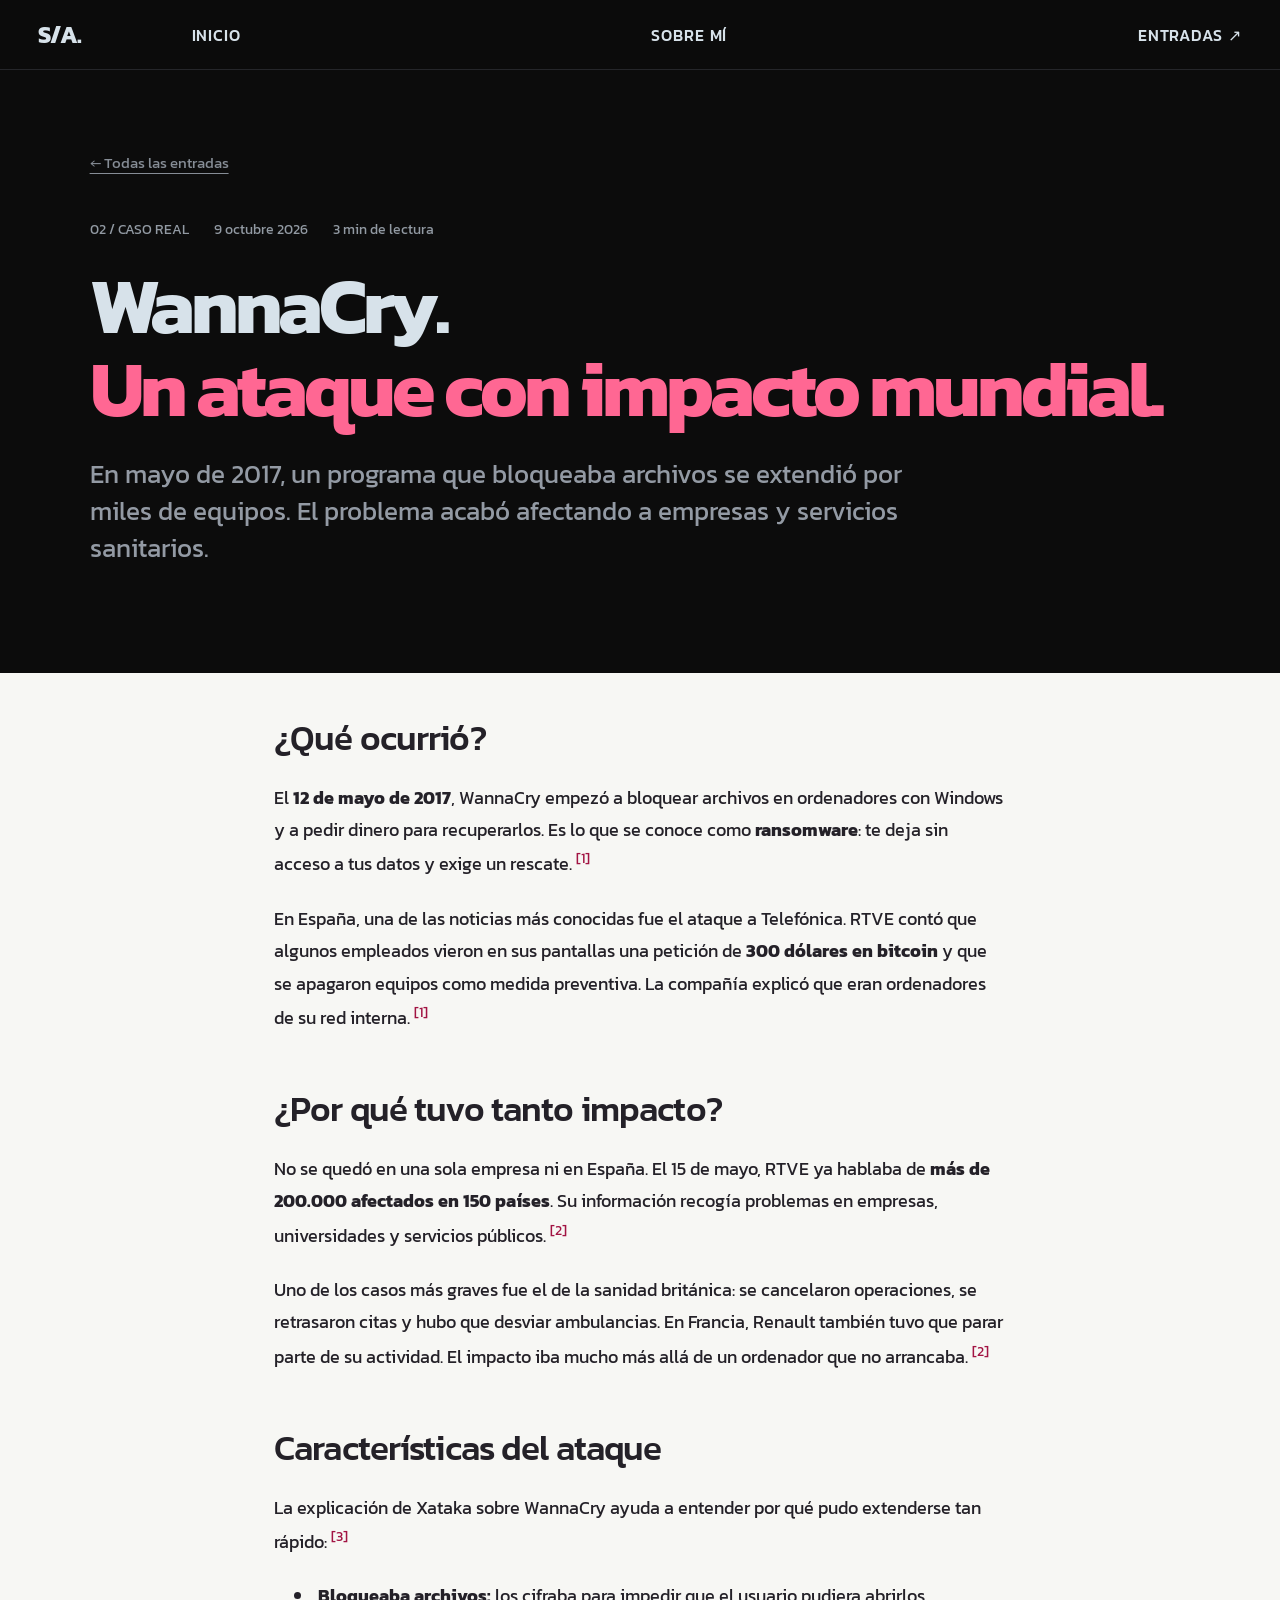
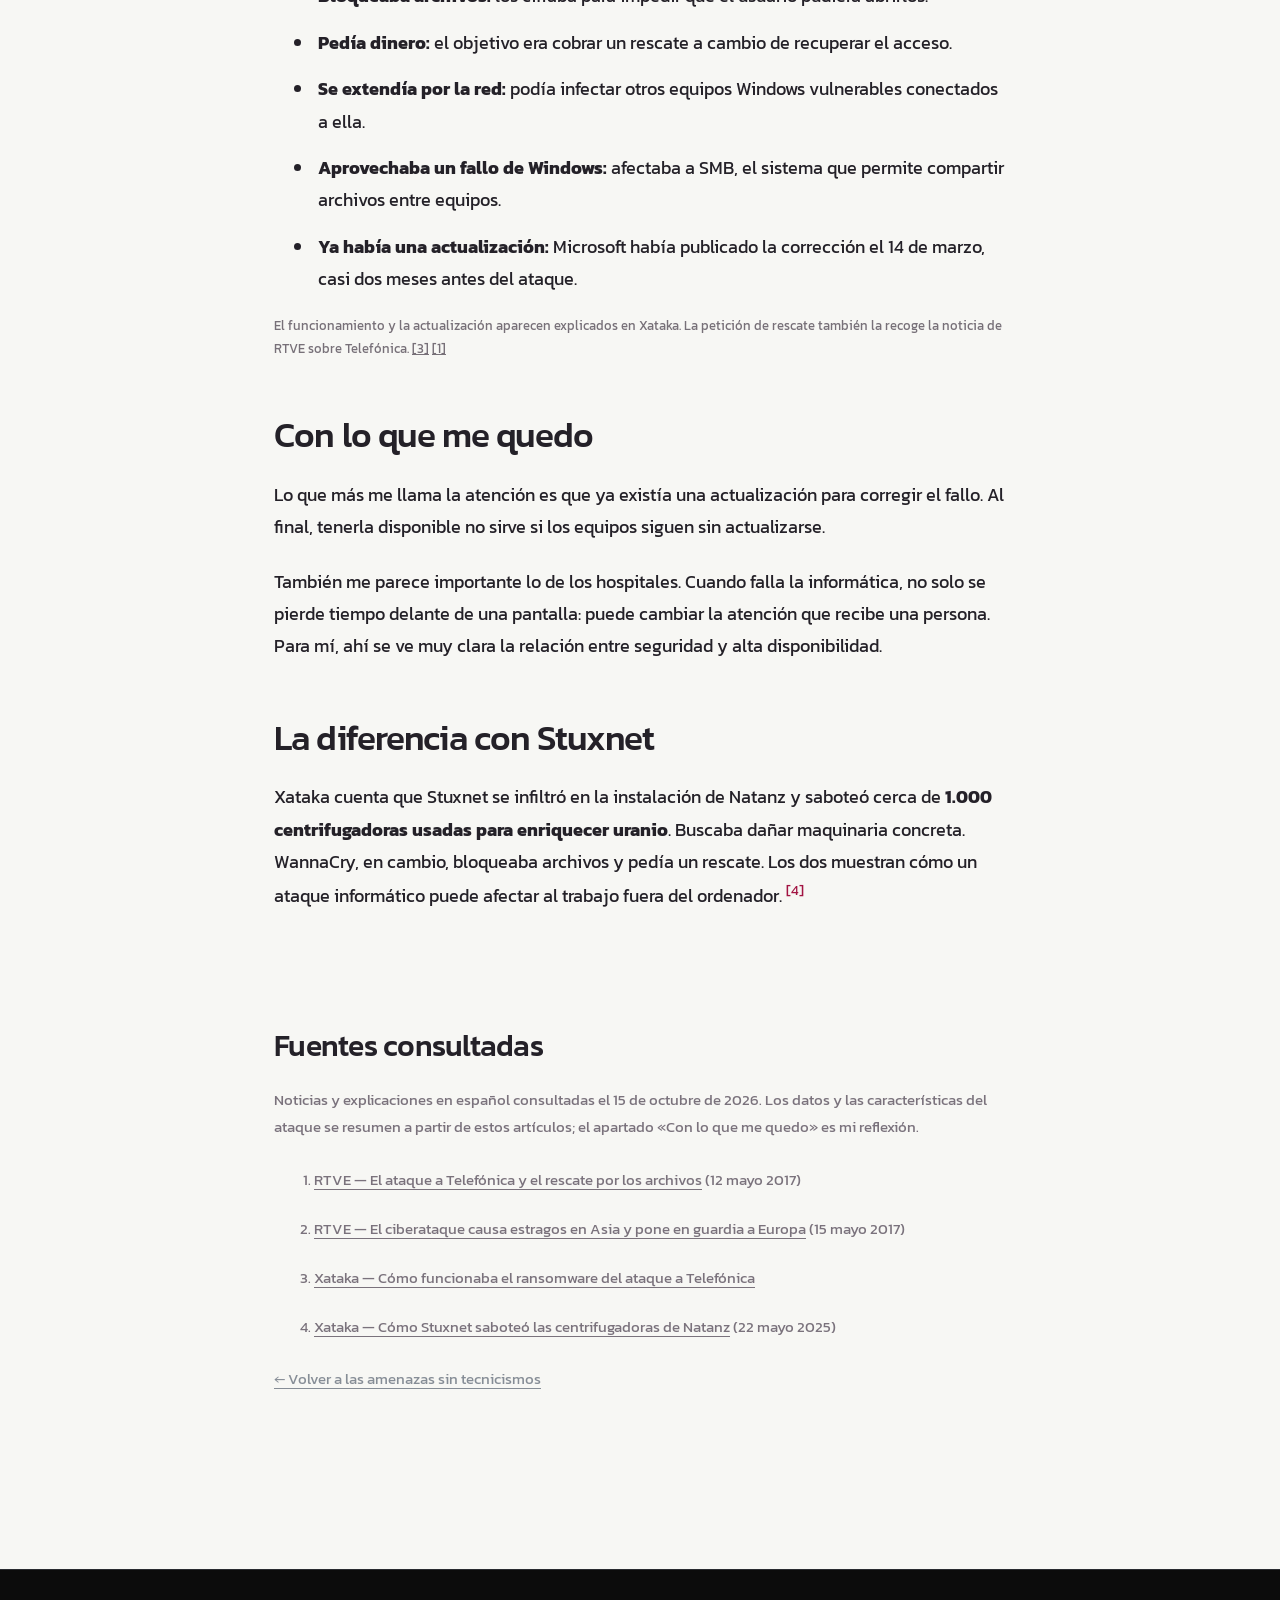
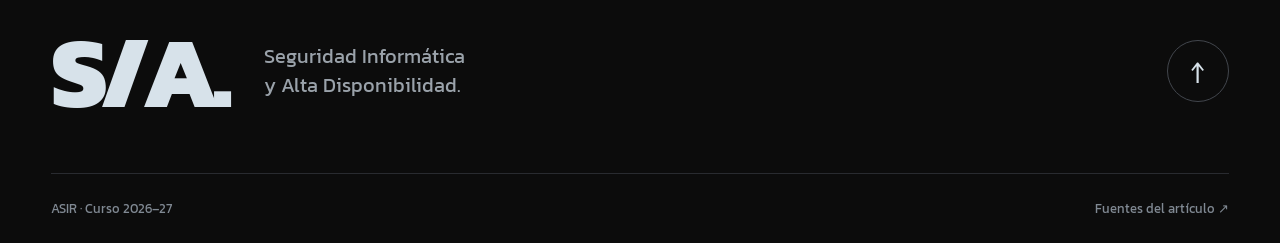
<file: articulos/wannacry/index.html>
<!doctype html><html lang="es"><head><meta charset="utf-8"><meta name="viewport" content="width=device-width,initial-scale=1"><base href="../../"><title>WannaCry: un ataque con impacto mundial — S/A.</title><meta name="description" content="Qué ocurrió en el ataque WannaCry de 2017, cómo se propagó y por qué afectó a empresas y hospitales, también en España."><link rel="preconnect" href="https://fonts.googleapis.com"><link rel="preconnect" href="https://fonts.gstatic.com" crossorigin><link href="https://fonts.googleapis.com/css2?family=Kanit:wght@400;500;600;700;800;900&display=swap" rel="stylesheet"><link rel="icon" href="assets/favicon.svg" type="image/svg+xml"><link rel="stylesheet" href="assets/site.css?v=20261015"><link rel="stylesheet" href="assets/threat-article.css?v=20261015"></head><body class="article-page case-page"><a class="skip" href="articulos/wannacry/#contenido">Saltar al contenido</a><nav class="nav" aria-label="Navegación principal"><a class="nav-home" href="./">S/A.</a><div class="navlinks"><a href="#inicio">Inicio</a><a href="#sobre">Sobre mí</a><a href="#temas">Entradas <span aria-hidden="true">↗</span></a></div><button class="hamburger" id="menu-button" aria-controls="menu" aria-expanded="false" aria-label="Abrir menú"><span></span><span></span></button></nav><div class="menu" id="menu" inert><a href="#inicio">Inicio</a><a href="#sobre">Sobre mí</a><a href="#temas">Entradas ↗</a></div>
<main id="contenido"><header class="article-header"><a class="back-link" href="#temas">← Todas las entradas</a><div class="article-meta"><span>02 / CASO REAL</span><time datetime="2026-10-09">9 octubre 2026</time><span>3 min de lectura</span></div><h1>WannaCry.<br><em>Un ataque con impacto mundial.</em></h1><p class="article-deck">En mayo de 2017, un programa que bloqueaba archivos se extendió por miles de equipos. El problema acabó afectando a empresas y servicios sanitarios.</p></header><div class="case-content prose">
<section id="que-ocurrio"><h2>¿Qué ocurrió?</h2><p>El <strong>12 de mayo de 2017</strong>, WannaCry empezó a bloquear archivos en ordenadores con Windows y a pedir dinero para recuperarlos. Es lo que se conoce como <strong>ransomware</strong>: te deja sin acceso a tus datos y exige un rescate. <a class="cite" href="articulos/wannacry/#fuente-telefonica">[1]</a></p><p>En España, una de las noticias más conocidas fue el ataque a Telefónica. RTVE contó que algunos empleados vieron en sus pantallas una petición de <strong>300 dólares en bitcoin</strong> y que se apagaron equipos como medida preventiva. La compañía explicó que eran ordenadores de su red interna. <a class="cite" href="articulos/wannacry/#fuente-telefonica">[1]</a></p></section>
<section id="impacto"><h2>¿Por qué tuvo tanto impacto?</h2><p>No se quedó en una sola empresa ni en España. El 15 de mayo, RTVE ya hablaba de <strong>más de 200.000 afectados en 150 países</strong>. Su información recogía problemas en empresas, universidades y servicios públicos. <a class="cite" href="articulos/wannacry/#fuente-impacto">[2]</a></p><p>Uno de los casos más graves fue el de la sanidad británica: se cancelaron operaciones, se retrasaron citas y hubo que desviar ambulancias. En Francia, Renault también tuvo que parar parte de su actividad. El impacto iba mucho más allá de un ordenador que no arrancaba. <a class="cite" href="articulos/wannacry/#fuente-impacto">[2]</a></p></section>
<section id="caracteristicas"><h2>Características del ataque</h2><p>La explicación de Xataka sobre WannaCry ayuda a entender por qué pudo extenderse tan rápido: <a class="cite" href="articulos/wannacry/#fuente-funcionamiento">[3]</a></p><ul><li><strong>Bloqueaba archivos:</strong> los cifraba para impedir que el usuario pudiera abrirlos.</li><li><strong>Pedía dinero:</strong> el objetivo era cobrar un rescate a cambio de recuperar el acceso.</li><li><strong>Se extendía por la red:</strong> podía infectar otros equipos Windows vulnerables conectados a ella.</li><li><strong>Aprovechaba un fallo de Windows:</strong> afectaba a SMB, el sistema que permite compartir archivos entre equipos.</li><li><strong>Ya había una actualización:</strong> Microsoft había publicado la corrección el 14 de marzo, casi dos meses antes del ataque.</li></ul><p class="case-source-note">El funcionamiento y la actualización aparecen explicados en Xataka. La petición de rescate también la recoge la noticia de RTVE sobre Telefónica. <a href="articulos/wannacry/#fuente-funcionamiento">[3]</a> <a href="articulos/wannacry/#fuente-telefonica">[1]</a></p></section>
<section id="reflexion"><h2>Con lo que me quedo</h2><p>Lo que más me llama la atención es que ya existía una actualización para corregir el fallo. Al final, tenerla disponible no sirve si los equipos siguen sin actualizarse.</p><p>También me parece importante lo de los hospitales. Cuando falla la informática, no solo se pierde tiempo delante de una pantalla: puede cambiar la atención que recibe una persona. Para mí, ahí se ve muy clara la relación entre seguridad y alta disponibilidad.</p></section>
<section id="stuxnet"><h2>La diferencia con Stuxnet</h2><p>Xataka cuenta que Stuxnet se infiltró en la instalación de Natanz y saboteó cerca de <strong>1.000 centrifugadoras usadas para enriquecer uranio</strong>. Buscaba dañar maquinaria concreta. WannaCry, en cambio, bloqueaba archivos y pedía un rescate. Los dos muestran cómo un ataque informático puede afectar al trabajo fuera del ordenador. <a class="cite" href="articulos/wannacry/#fuente-stuxnet">[4]</a></p></section>
<section class="article-sources" id="fuentes"><h2>Fuentes consultadas</h2><p>Noticias y explicaciones en español consultadas el 15 de octubre de 2026. Los datos y las características del ataque se resumen a partir de estos artículos; el apartado «Con lo que me quedo» es mi reflexión.</p><ol><li id="fuente-telefonica"><a href="https://www.rtve.es/noticias/20170512/ataque-informatico-a-sede-madrilena-telefonica-obliga-a-compania-a-apagar-ordenadores/1545180.shtml">RTVE — El ataque a Telefónica y el rescate por los archivos</a> <span>(12 mayo 2017)</span></li><li id="fuente-impacto"><a href="https://www.rtve.es/noticias/20170515/china-asegura-haber-descubierto-mutacion-del-virus-wannacry/1546920.shtml">RTVE — El ciberataque causa estragos en Asia y pone en guardia a Europa</a> <span>(15 mayo 2017)</span></li><li id="fuente-funcionamiento"><a href="https://www.xataka.com/seguridad/wanna-decryptor-asi-funciona-el-supuesto-ransomware-que-se-ha-usado-en-el-ciberataque-a-telefonica">Xataka — Cómo funcionaba el ransomware del ataque a Telefónica</a></li><li id="fuente-stuxnet"><a href="https://www.xataka.com/seguridad/stuxnet-cambio-todo-ataque-digital-que-paralizo-planta-nuclear-bombas-que-nadie-viera-venir">Xataka — Cómo Stuxnet saboteó las centrifugadoras de Natanz</a> <span>(22 mayo 2025)</span></li></ol><a class="back-link" href="articulos/amenazas-sin-tecnicismos/">← Volver a las amenazas sin tecnicismos</a></section>
</div></main><footer class="foot"><div class="footer-top"><a class="footer-brand" href="./">S/A.</a><p>Seguridad Informática<br>y Alta Disponibilidad.</p><a class="round-link" href="articulos/wannacry/#" aria-label="Volver arriba">↑</a></div><div class="footer-bottom"><span>ASIR · Curso 2026–27</span><a href="articulos/wannacry/#fuentes">Fuentes del artículo ↗</a></div></footer><script src="assets/site.js?v=20261015"></script></body></html>
</file>
<file: assets/site.css>
:root{--bg:#0c0c0c;--ink:#d7e2ea;--muted:#9fa4ac;--line:#303236;--font:'Kanit',Arial,sans-serif;--paper:#f9f9f9}*{box-sizing:border-box}html{scroll-behavior:smooth;scroll-padding-top:100px}body{margin:0;background:var(--bg);color:var(--ink);font-family:var(--font);font-weight:400}button,a{-webkit-tap-highlight-color:transparent}a{color:inherit}button{font:inherit;cursor:pointer}a:focus-visible,button:focus-visible,summary:focus-visible{outline:2px solid #d2aaff;outline-offset:6px}button[hidden],[hidden]{display:none!important}.skip{position:fixed;top:-100px;left:20px;z-index:100;background:white;color:#111;padding:12px}.skip:focus{top:10px}.sr-only{position:absolute;width:1px;height:1px;overflow:hidden;clip-path:inset(50%);white-space:nowrap}.eyebrow{font-size:13px;letter-spacing:.09em;line-height:1.5}.nav{position:fixed;z-index:30;inset:0 0 auto;padding:25px clamp(24px,3vw,48px);display:flex;align-items:center;transition:background .25s,padding .25s;border-bottom:1px solid transparent}.nav.scrolled,.article-page .nav{padding-block:17px;background:#0c0c0cf5;border-color:#25262a}.nav-home{font-size:24px;font-weight:700;letter-spacing:-.05em;text-decoration:none;margin-right:70px}.nav-home span{font-size:11px;vertical-align:super;margin-left:3px}.navlinks{display:flex;justify-content:space-between;align-items:center;width:100%}.navlinks a{text-decoration:none;position:relative;font-weight:500;font-size:16px;text-transform:uppercase;letter-spacing:.055em;transition:color .2s}.navlinks a:after{content:'';height:1px;background:currentColor;position:absolute;left:0;right:0;bottom:-6px;transform:scaleX(0);transform-origin:left;transition:transform .25s}.navlinks a:hover:after{transform:scaleX(1)}.hamburger{display:none;background:none;border:0;color:inherit;padding:12px;min-height:44px}.hamburger span{display:block;width:26px;height:1px;background:#eee;margin:7px 0;transition:transform .25s}.menu-open .hamburger span:first-child{transform:translateY(4px) rotate(45deg)}.menu-open .hamburger span:last-child{transform:translateY(-4px) rotate(-45deg)}.menu{position:fixed;inset:0;z-index:29;display:flex;flex-direction:column;justify-content:center;gap:24px;padding:100px 30px;background:#0c0c0c;opacity:0;visibility:hidden;transition:opacity .25s,visibility .25s}.menu.visible{visibility:visible;opacity:1}.menu a{font-size:44px;font-weight:600;text-transform:uppercase;text-decoration:none}.menu-open{overflow:hidden}.metal{background:linear-gradient(180deg,#646973 0%,#bbccd7 100%);background-clip:text;-webkit-background-clip:text;color:transparent}.display{font-size:clamp(56px,9.4vw,150px);font-weight:800;line-height:1;letter-spacing:-.055em;text-transform:uppercase;margin:25px 0 55px;text-align:center}.section-label{display:flex;justify-content:space-between;gap:24px;font-size:13px;letter-spacing:.08em;text-transform:uppercase;color:#9ba2a9}.pill{display:inline-flex;justify-content:center;align-items:center;gap:32px;text-transform:uppercase;text-decoration:none;border-radius:99px;font-size:14px;font-weight:500;letter-spacing:.065em;min-height:48px;padding:14px 28px;transition:transform .25s,background .25s;white-space:nowrap}.pill:hover{transform:translateY(-3px)}.primary{background:linear-gradient(120deg,#230827,#9b1492 42%,#532a8e 72%,#8c442b);box-shadow:inset 0 0 0 1px #d4c4ec,inset 0 3px 12px #bd66dd66;outline:1px solid #55505e;outline-offset:3px;color:white}.outline{border:1px solid #a8aeb5;color:#e4ebf3;background:none}.outline:hover{background:#ffffff12}.text-link{font-size:16px;text-decoration:none;border-bottom:1px solid #8f98a1;padding-bottom:5px;display:inline-flex;gap:40px}.hero{height:100svh;min-height:740px;max-height:1200px;position:relative;isolation:isolate;overflow:hidden;background:var(--bg);padding:100px 3vw 30px}.hero-title-wrap{position:relative;z-index:0;text-align:center}.hero-eyebrow{display:block;margin:7px 0 0;text-transform:uppercase;color:#8b929a;font-size:12px;letter-spacing:.2em}.hero-title{font-size:clamp(80px,14.9vw,300px);font-weight:900;line-height:1.1;letter-spacing:-.065em;margin:0;white-space:nowrap}.portrait-wrap{position:absolute;left:50%;transform:translateX(-50%);height:77%;width:min(50vw,690px);bottom:30px;z-index:1;pointer-events:none;perspective:1200px}.portrait-parallax,.portrait-magnet{width:100%;height:100%}.portrait-magnet{transform-origin:50% 65%;will-change:transform}.portrait{display:block;width:100%;height:100%;object-fit:contain;object-position:center bottom}.hero-bottom{position:absolute;left:3vw;right:3vw;bottom:64px;display:flex;align-items:end;justify-content:space-between;gap:30px;z-index:3}.hero-bottom>p{text-transform:uppercase;font-size:15px;line-height:1.5;max-width:240px;margin:0}.hero-coordinate{font-size:12px;letter-spacing:.1em;text-transform:uppercase;position:absolute;right:0;bottom:110px;color:#90979d;text-align:right}.hero-coordinate span{opacity:.65}.hero-scroll{position:absolute;left:3vw;bottom:23px;font-size:11px;letter-spacing:.12em;color:#6d737a}.marquee{overflow:hidden;padding:85px 0 50px;perspective:1000px}.rail{display:flex;align-items:center;gap:50px;width:max-content;font-size:clamp(54px,7vw,110px);font-weight:700;letter-spacing:-.04em;line-height:1.15;transform-origin:50% 50%;white-space:nowrap}.rail-one{color:#9b7fd1;transform:translateX(-12vw) rotate(-3deg)}.rail-two{color:#30333a;transform:translateX(-10vw) rotate(3deg)}.rail i{font-style:normal;font-weight:400;font-size:.7em}.about{position:relative;min-height:760px;padding:90px 4vw 80px;display:flex;flex-direction:column;align-items:center}.about .section-label{width:100%}.about .display{margin:80px 0 30px}.about-body{max-width:850px;text-align:center}.scroll-copy{font-size:clamp(23px,2.4vw,38px);line-height:1.45;font-weight:500;margin:0 0 35px;letter-spacing:-.025em}.scroll-copy .word{display:inline-block}.about-note{font-size:17px;line-height:1.7;color:#a1a7ad;max-width:600px;margin:0 auto 40px}.about-caption{display:flex;justify-content:space-between;gap:30px;width:100%;max-width:1100px;margin-top:90px;color:#636a72;font-size:13px;text-transform:uppercase;letter-spacing:.04em}.topics{background:var(--paper);color:#0c0c0c;border-radius:60px 60px 0 0;padding:60px 5vw 135px;position:relative}.topics .section-label{color:#73767b}.topics .display{margin:65px 0 60px}.topic-list{max-width:1150px;margin:auto;perspective:1200px}.topic{display:grid;grid-template-columns:160px 1fr 45px;align-items:center;gap:55px;border-top:1px solid #d9d9d9;padding:48px 0;transform-origin:50% 100%}.topic:last-child{border-bottom:1px solid #d9d9d9}.topic-number{font-size:clamp(70px,9vw,142px);font-weight:800;letter-spacing:-.07em;line-height:1}.topic h3{font-size:clamp(25px,3vw,44px);font-weight:500;letter-spacing:-.025em;line-height:1.2;margin:0 0 15px}.topic p{font-size:19px;line-height:1.65;max-width:660px;color:#5c5d61;margin:0 0 14px}.topic-tags{font-size:12px;color:#89898c;letter-spacing:.055em}.topic-mark{font-size:32px;align-self:start;color:#96999e}.journal{background:var(--bg);position:relative;border-radius:60px 60px 0 0;margin-top:-55px;padding:70px 4vw 70px}.journal .display{margin:55px 0 75px;font-size:clamp(52px,8.7vw,135px)}.project-track{padding-bottom:60px;perspective:1300px}.project-card{max-width:1450px;margin:auto;border:1px solid #a9aeb5;border-radius:45px;padding:35px;background:#0c0c0c;transform-origin:50% 20%}.project-top{display:grid;grid-template-columns:115px 1fr auto;align-items:center;gap:24px;margin-bottom:35px}.project-number{font-size:88px;font-weight:800;line-height:1;letter-spacing:-.07em}.project-top p{font-size:15px;color:#8a9098;margin:5px 0}.project-body{display:grid;grid-template-columns:1fr 1fr;gap:40px;align-items:center}.project-text{padding:5px 15px 25px}.project-text h3{font-size:clamp(32px,3.2vw,54px);font-weight:500;line-height:1.1;letter-spacing:-.04em;margin:0 0 24px}.project-text h3 em{font-style:normal;color:#aaa1c4}.project-text p{font-size:18px;line-height:1.6;color:#90979e;max-width:480px;margin:0 0 25px}.backup-visual{border-radius:28px;background:linear-gradient(150deg,#21172d,#151b23);padding:40px 30px;text-decoration:none;color:#c2cbd7;overflow:hidden;display:flex;flex-direction:column;justify-content:space-between;min-height:360px;transform-style:preserve-3d}.backup-visual>.eyebrow{font-size:12px;color:#868494}.backup-digits{display:grid;grid-template-columns:repeat(3,1fr);text-align:center;font-size:clamp(65px,9vw,155px);font-weight:800;line-height:1.05;letter-spacing:-.075em;margin-top:30px;text-shadow:1px 1px #565270,2px 2px #565270,3px 3px #565270,4px 4px #565270}.backup-labels{display:grid;grid-template-columns:repeat(3,1fr);text-align:center;gap:15px;font-size:14px;line-height:1.4;color:#a7a2b4}.visual-foot{display:flex;justify-content:space-between;border-top:1px solid #4d435b;padding-top:20px;margin-top:40px;font-size:14px}.credits{padding:25px 4vw 35px;font-size:14px;color:#727a84;line-height:1.7}.credits summary{cursor:pointer}.credits p{max-width:940px}.foot{padding:50px 4vw 25px;border-top:1px solid #292b30;background:var(--bg);color:#d7e2ea}.footer-top{display:flex;align-items:center;justify-content:space-between;gap:40px;padding-bottom:50px}.footer-brand{font-size:clamp(60px,8vw,125px);font-weight:800;letter-spacing:-.08em;text-decoration:none;line-height:1}.footer-top p{font-size:20px;color:#9aa2aa;line-height:1.45;margin:0 auto 0 0}.round-link{border:1px solid #42464d;border-radius:50%;width:62px;height:62px;display:grid;place-items:center;font-size:30px;text-decoration:none;transition:background .2s}.round-link:hover{background:#292330}.footer-bottom{border-top:1px solid #292b30;padding-top:25px;display:flex;justify-content:space-between;gap:20px;font-size:13px;color:#808993}.footer-bottom a{text-decoration:none}.footer-bottom button{border:0;background:transparent;padding:0;color:inherit;text-decoration:underline;text-underline-offset:4px}
/* The article keeps a restrained reading layout, with the same type and navigation. */
.article-page{background:#f7f7f7;color:#18191b}.article-page .nav,.article-page .menu{color:#d7e2ea}.article-header{padding:150px clamp(24px,7vw,100px) 80px;background:#0c0c0c;color:#d7e2ea}.back-link{font-size:15px;text-underline-offset:5px;color:#868d96}.article-meta{margin:45px 0 24px;display:flex;gap:25px;flex-wrap:wrap;color:#929aa3;font-size:14px}.article-header h1{font-size:clamp(46px,6.2vw,94px);font-weight:700;line-height:1.05;letter-spacing:-.05em;max-width:1140px;margin:0 0 25px}.article-header h1 em{font-style:normal;color:#a9a0bd}.article-deck{font-size:clamp(20px,2vw,27px);line-height:1.45;max-width:850px;color:#939aa4}.article-layout{display:grid;grid-template-columns:210px minmax(0,760px);gap:7vw;max-width:1320px;margin:auto;padding:75px clamp(24px,5vw,80px) 100px}.toc{position:sticky;top:120px;align-self:start;display:flex;flex-direction:column;gap:16px;font-size:14px}.toc .eyebrow{margin-bottom:10px;color:#898b90}.toc a{text-decoration:none;color:#676b74}.toc a:hover{text-decoration:underline}.prose{font-size:18px;line-height:1.8;font-weight:400}.prose section{margin-bottom:55px;scroll-margin-top:110px}.prose h2{font-size:clamp(27px,2.7vw,37px);line-height:1.2;letter-spacing:-.025em;font-weight:500;margin:0 0 22px}.prose p{margin:0 0 22px}.prose li{margin-bottom:14px;padding-left:4px}.cite{font-size:14px;vertical-align:super;text-decoration:none;color:#735897;white-space:nowrap}.rule{margin:35px 0;display:grid;grid-template-columns:repeat(3,1fr);border-block:1px solid #cac6d0;padding:26px 0;gap:20px}.rule strong{display:block;font-size:85px;font-weight:700;letter-spacing:-.06em;line-height:1;margin-bottom:14px;color:#706178}.rule span{display:block;font-size:14px;line-height:1.6}.rule figcaption{grid-column:1/-1;font-size:13px;line-height:1.5;color:#7e7887;margin-top:8px}.example{background:#eae7ef;padding:28px 30px;margin:25px 0;border-radius:15px}.example .eyebrow{display:block;margin-bottom:16px;color:#796887}.example p:last-child{margin:0}.prose blockquote{margin:30px 0;border-left:2px solid #9276a6;padding:5px 0 5px 26px;font-size:clamp(24px,2.7vw,34px);line-height:1.4;letter-spacing:-.025em}.sources{border-top:1px solid #cecad4;padding-top:35px;font-size:15px}.sources li span{display:block;color:#78727f;margin-top:4px}.sources a{text-underline-offset:3px}.sources p{color:#74707a}
@media(min-width:1800px){.hero-title{font-size:270px}.hero{padding-top:110px}.portrait-wrap{max-width:740px}}@media(max-width:1000px){.nav-home{margin-right:45px}.navlinks a{font-size:14px}.hero{min-height:780px}.hero-title{font-size:14.6vw}.portrait-wrap{width:64vw;height:76%}.hero-bottom>p{font-size:13px;max-width:180px}.hero-bottom .pill{gap:14px;padding:13px 20px;font-size:12px}.topic{grid-template-columns:110px 1fr 30px;gap:30px}.topic p{font-size:17px}.project-top{grid-template-columns:80px 1fr auto}.project-number{font-size:70px}.project-card{padding:25px}.project-body{gap:20px}.project-text{padding:0}.backup-visual{padding:30px 20px}.article-layout{grid-template-columns:165px minmax(0,1fr);gap:30px}}
@media(max-width:650px){html{scroll-padding-top:90px}.nav{padding:16px 22px;justify-content:space-between}.nav.scrolled{padding-block:12px}.nav-home{margin:0;font-size:23px}.navlinks{display:none}.hamburger{display:block}.hero{height:100svh;min-height:790px;max-height:1050px;padding:105px 15px 25px}.hero-eyebrow{font-size:10px;letter-spacing:.08em;margin:0 0 6px}.hero-title{font-size:14.5vw;letter-spacing:-.065em;line-height:1.2}.portrait-wrap{bottom:165px;height:61%;width:92vw;max-width:460px}.hero-bottom{left:24px;right:24px;bottom:65px;align-items:center;gap:18px}.hero-bottom>p{font-size:12px;max-width:160px;line-height:1.5}.hero-coordinate{display:none}.hero-bottom .pill{font-size:11px;gap:10px;padding:13px 15px;min-height:44px}.hero-scroll{left:24px;font-size:10px;bottom:24px}.marquee{padding:55px 0 35px}.rail{font-size:57px;gap:27px;line-height:1.25}.about{min-height:auto;padding:55px 24px 65px}.section-label{font-size:11px;gap:16px;line-height:1.5}.section-label span:last-child{text-align:right}.about .display{margin:55px 0 30px;font-size:58px}.scroll-copy{font-size:25px;line-height:1.5}.about-note{font-size:16px;line-height:1.7}.about-caption{margin-top:50px;gap:14px;flex-direction:column;align-items:center;font-size:11px}.pill{font-size:12px;padding:14px 22px;gap:25px}.topics{border-radius:32px 32px 0 0;padding:40px 24px 100px}.topics .display{font-size:clamp(43px,10vw,64px);margin:50px 0 40px}.topic{grid-template-columns:66px 1fr;gap:22px;padding:32px 0;align-items:start}.topic-number{font-size:64px}.topic-mark{display:none}.topic h3{font-size:25px;margin-bottom:12px}.topic p{font-size:16px;line-height:1.65}.topic-tags{font-size:10px;letter-spacing:.02em}.journal{border-radius:32px 32px 0 0;margin-top:-40px;padding:45px 16px 30px}.journal .section-label{padding-inline:8px}.journal .display{font-size:clamp(35px,9vw,57px);margin:45px 0}.project-track{padding-bottom:15px}.project-card{padding:22px 18px;border-radius:27px}.project-top{grid-template-columns:65px 1fr;gap:14px;margin-bottom:26px}.project-number{font-size:64px}.project-top .pill{grid-column:1/-1;justify-self:start;margin-top:8px}.project-top .eyebrow{font-size:11px}.project-top p{font-size:13px}.project-body{grid-template-columns:1fr;gap:30px}.project-text h3{font-size:35px}.project-text p{font-size:16px}.backup-visual{min-height:290px;padding:25px 20px;border-radius:18px}.backup-digits{font-size:88px;margin-top:20px}.backup-labels{font-size:12px;gap:10px}.visual-foot{margin-top:27px;font-size:13px}.credits{padding:20px 24px 30px;font-size:13px}.foot{padding:30px 24px 25px}.footer-top{gap:24px;flex-wrap:wrap;padding-bottom:30px}.footer-brand{font-size:68px}.footer-top p{font-size:15px;margin:0}.round-link{width:44px;height:44px;font-size:24px;margin-left:auto}.footer-bottom{gap:16px;flex-direction:column;font-size:12px}.footer-bottom button{text-align:left}.article-header{padding:115px 24px 55px}.article-meta{gap:12px;font-size:12px;margin-top:32px}.article-header h1{font-size:46px}.article-deck{font-size:20px}.article-layout{grid-template-columns:1fr;padding:30px 24px 65px;gap:40px}.toc{position:static;padding-bottom:25px;border-bottom:1px solid #ccc;gap:12px}.prose{font-size:17px;line-height:1.8}.prose h2{font-size:30px}.rule{gap:12px}.rule strong{font-size:70px}.rule span{font-size:13px}.example{padding:22px}.prose ol{padding-left:22px}}
@media(prefers-reduced-motion:reduce){html{scroll-behavior:auto}*,*::before,*::after{transition:none!important}.portrait-magnet{will-change:auto}}

/* A floating head is the thread through the journal. */
.home{overflow-x:clip}.hero{min-height:720px}.hero-face-slot{position:absolute;inset:26% 25% 17%;pointer-events:none}.face-guide{position:fixed;z-index:8;left:0;top:0;width:clamp(300px,44vw,620px);aspect-ratio:1;pointer-events:none;transform-origin:0 0;perspective:1000px;will-change:transform}.face-tilt{position:relative;width:100%;height:100%;transform-style:preserve-3d;transform-origin:center}.face-expression{position:absolute;inset:0;display:block;width:100%;height:100%;object-fit:contain;opacity:0}.face-expression.is-active{opacity:1}.face-guide{left:50%;top:24vh;transform:translateX(-50%)}.hero-sticker-note{position:absolute;top:46%;left:7%;display:flex;gap:12px;align-items:center;transform:rotate(-7deg);font-size:16px;color:#96919f;line-height:1.4}.note-arrow{font-size:42px;font-weight:300}.hero-bottom{z-index:9}.guide-caption{position:fixed;z-index:7;right:130px;bottom:40px;max-width:215px;pointer-events:none;visibility:hidden;opacity:0;padding:10px 14px;background:#17171b;color:#f0edf6;border:1px solid #ffffff19;border-radius:12px 12px 0 12px}.guide-step{display:block;color:#aaa0ba;font-size:11px;letter-spacing:.06em}.guide-message{font-size:14px;line-height:1.4;display:block;margin-top:3px}.menu-open .face-guide,.menu-open .guide-caption{visibility:hidden!important}.about-body{position:relative}.section-sticker{display:flex;align-items:center;justify-content:center;gap:12px;margin:-10px auto 30px}.section-sticker img{width:120px;height:120px;object-fit:contain;transform:rotate(-8deg)}.section-sticker>span{font-size:15px;line-height:1.4;text-align:left;color:#a79aaf;transform:rotate(3deg)}.about{padding-bottom:130px}.topics{padding-bottom:175px}.journal{padding-bottom:90px}.feature-story{margin:0 auto;max-width:1380px;border-top:1px solid #62636a;border-bottom:1px solid #424249}.story-meta{display:flex;gap:28px;justify-content:space-between;color:#96949e;font-size:13px;letter-spacing:.08em;padding:23px 0}.story-layout{display:grid;grid-template-columns:1.25fr 1fr;gap:6vw;padding:40px 0 70px}.story-main h3{font-size:clamp(65px,7.4vw,118px);font-weight:600;letter-spacing:-.055em;line-height:.99;margin:0 0 40px;color:#e5e7eb}.story-main h3 em{font-style:normal;color:#b1ff82}.story-link{display:flex;align-items:center;justify-content:space-between;width:min(100%,390px);gap:30px;text-decoration:none;font-size:21px;border-bottom:1px solid #68676f;padding:15px 0}.story-arrow{display:grid;place-items:center;width:52px;height:52px;border-radius:50%;background:#b1ff82;color:#10130e;font-size:29px;transition:transform .3s,background .3s}.story-link:hover .story-arrow{transform:rotate(45deg);background:#d5ffbd}.story-aside{align-self:center;max-width:440px}.story-sticker{justify-content:flex-start;margin:-20px 0 22px;gap:16px}.story-sticker img{width:180px;height:180px;transform:rotate(9deg)}.story-sticker>span{font-size:15px;color:#c6d2bb;transform:rotate(-4deg)}.story-aside .story-deck{font-size:clamp(25px,2.6vw,38px);color:#d8dce3;line-height:1.2;letter-spacing:-.03em;margin:0 0 20px}.story-aside p{font-size:17px;line-height:1.7;color:#96969f;margin:0 0 30px}.story-index{display:flex;flex-direction:column;font-size:14px;color:#b1b1bc;gap:12px;padding-top:25px;border-top:1px solid #36363c}.story-bottom{display:flex;justify-content:space-between;gap:20px;padding:22px 0;color:#73737d;font-size:12px;letter-spacing:.05em}.home .foot{padding-bottom:40px}.home .journal .display{margin-bottom:60px}
@media(min-width:651px){.home .credits{padding-right:370px}.home .footer-bottom{padding-right:160px}}
@media(max-width:1000px){.hero-sticker-note{left:4%;top:61%;font-size:13px}.story-layout{gap:35px}.story-main h3{font-size:8vw}.story-sticker img{width:140px;height:140px}.story-sticker>span{font-size:13px}}
@media(max-width:650px){.hero{min-height:690px;max-height:950px}.face-guide{width:min(90vw,440px);top:24vh}.hero-sticker-note{top:auto;bottom:170px;left:28px;font-size:13px}.hero-sticker-note .note-arrow{font-size:30px}.hero-bottom{bottom:65px}.guide-caption{display:none}.section-sticker img{width:96px;height:96px}.section-sticker>span{font-size:14px}.about{padding-bottom:90px}.topics{padding-bottom:120px}.journal{padding:45px 24px 60px}.story-meta{font-size:11px;gap:12px;flex-wrap:wrap}.story-meta span:last-child{width:100%;color:#6d7078}.story-layout{grid-template-columns:1fr;gap:45px;padding:25px 0 40px}.story-main h3{font-size:clamp(58px,13vw,85px);margin-bottom:25px}.story-link{font-size:19px;width:100%}.story-arrow{width:46px;height:46px}.story-aside{max-width:none}.story-sticker{margin:0 0 25px;justify-content:flex-start}.story-sticker img{width:150px;height:150px}.story-sticker>span{font-size:15px}.story-aside .story-deck{font-size:29px;max-width:330px}.story-bottom{font-size:11px;flex-direction:column;padding-right:60px}.home .footer-bottom{padding-right:65px}.home .journal .display{font-size:9vw;margin-bottom:35px}.home .credits{padding-right:85px}}
@media(prefers-reduced-motion:reduce){.face-guide{will-change:auto}}

.face-guide{position:absolute}

/* Entries keep the large numbered rows of Lo esencial. */
.topics .display{margin-bottom:25px}.entry-invitation{margin:0 auto 45px;gap:18px}.entry-invitation img{width:130px;height:130px}.entry-invitation p{font-size:24px;line-height:1.3;letter-spacing:-.02em;margin:0;text-align:left;color:#16171a}.entry-invitation p span{font-size:16px;letter-spacing:0;color:#676970}.blog-entry{text-decoration:none;color:inherit;transition:background .25s}.blog-entry:hover{background:#eeeeef}.blog-entry h3{font-size:clamp(26px,3vw,44px);line-height:1.2;text-transform:none;margin:14px 0 16px}.entry-meta{font-size:12px;letter-spacing:.045em;color:#72757b}.entry-read{display:inline-flex;gap:25px;align-items:center;font-size:16px;border-bottom:1px solid #72757b;padding:3px 0 5px;color:#202125}.blog-entry .topic-mark{transition:transform .25s}.blog-entry:hover .topic-mark{transform:translate(4px,-4px)}.topics{padding-bottom:100px}.home .credits{padding-top:45px}.navlinks{max-width:1050px;margin-left:auto}.hero-face-slot{overflow:visible}
@media(max-width:650px){.entry-invitation{gap:10px;margin-bottom:35px}.entry-invitation img{width:95px;height:95px}.entry-invitation p{font-size:20px}.entry-invitation p span{font-size:14px}.blog-entry{grid-template-columns:48px minmax(0,1fr);gap:16px}.blog-entry .topic-number{font-size:48px}.blog-entry h3{font-size:27px}.entry-meta{font-size:11px;line-height:1.6;display:block}.topics{padding-bottom:85px}}

.face-guide{width:min(44vw,620px,60svh)}@media(max-width:650px){.face-guide{width:min(90vw,440px,58svh)}}
/* Entry selector: the character points toward real reading choices. */
.topics{background:#d70750;color:#fff;overflow:hidden}.topics .section-label{color:#ffd4e2}.entry-stage{display:grid;grid-template-columns:1.1fr 1fr;align-items:center;max-width:1300px;margin:auto;min-height:570px}.entry-choices{position:relative;z-index:2;padding:20px 0 50px}.choose-label{font-size:35px;line-height:1.12;margin:0 0 35px;letter-spacing:-.03em}.choose-label span{opacity:.65}.entry-choice{display:grid;grid-template-columns:38px 1fr 28px;gap:20px;align-items:center;background:#fff;color:#17131a;border-radius:25px;padding:28px 30px;text-decoration:none;margin-bottom:15px;transition:transform .25s,background .25s;min-height:128px}.entry-choice:nth-of-type(2){margin-right:40px}.entry-choice:hover,.entry-choice:focus-visible{transform:translateX(14px);background:#ffe7ed}.choice-number{align-self:start;color:#a9949d;font-size:15px}.entry-choice small{font-size:11px;letter-spacing:.05em;display:block;color:#89747d;margin-bottom:9px}.entry-choice strong{font-size:26px;font-weight:400;letter-spacing:-.02em;line-height:1.1;display:block}.selector-character{position:relative;align-self:end}.selector-character img{display:block;width:125%;max-width:none;margin-left:-14%;height:auto;transform-origin:50% 80%;transition:transform .3s}.entry-stage:has(.entry-choice:hover) .selector-character img{transform:rotate(-3deg)}.selector-speech{position:absolute;top:8%;right:5%;background:#fff;color:#781333;padding:12px 18px;border-radius:18px 18px 18px 0;font-size:15px;transform:rotate(5deg)}.eye-frame{position:absolute;inset:0;width:100%;height:100%;object-fit:contain;opacity:0}.face-tilt{isolation:isolate}.hero-title{max-width:100%;font-size:clamp(70px,14vw,270px)}
/* An illustrated, plain-language article. */
.threat-page{background:#f7f7f4}.threat-hero{background:#111115;color:#eee;padding:135px 6vw 65px}.threat-hero-grid{display:grid;grid-template-columns:1.4fr 1fr;align-items:center;gap:50px;max-width:1300px;margin:auto}.threat-hero h1{font-size:clamp(55px,7.5vw,116px);font-weight:600;line-height:.99;letter-spacing:-.06em;margin:10px 0 30px}.threat-hero h1 em{font-style:normal;color:#ff6793}.threat-hero-grid p{font-size:21px;line-height:1.6;max-width:640px;color:#b5b4be}.threat-hero-grid img{width:100%;max-width:420px;transform:rotate(7deg)}.intro-note{max-width:780px;margin:45px 0 0;color:#81818f;font-size:15px;line-height:1.7}.concept-nav{position:sticky;top:69px;z-index:15;background:#f7f7f4f5;border-bottom:1px solid #d3d1d4;display:flex;gap:26px;padding:20px 5vw;overflow-x:auto;white-space:nowrap;scrollbar-width:thin}.concept-nav a{text-decoration:none;font-size:14px;color:#67616c}.concept-nav a.active{color:#b4003f;text-decoration:underline;text-underline-offset:7px}.threat-content{max-width:1380px;margin:auto;padding:0 5vw}.concept{display:grid;grid-template-columns:1fr 1fr;gap:7vw;align-items:center;padding:85px 0;border-bottom:1px solid #d6d2d6;scroll-margin-top:150px}.concept-count{font-size:12px;letter-spacing:.08em;color:#9b5d70}.concept h2{font-size:clamp(42px,5vw,72px);line-height:1.1;font-weight:500;letter-spacing:-.05em;margin:15px 0 23px}.concept-copy p{font-size:17px;line-height:1.75;color:#5f5c63;margin:0 0 20px}.concept-copy .concept-lead{font-size:25px;line-height:1.35;letter-spacing:-.02em;color:#242128}.concept-copy .my-take{border-left:2px solid #d80953;padding-left:20px;color:#42313b}.source-inline{font-size:13px;color:#b50945;text-decoration:none;white-space:nowrap}.demo{background:white;border-radius:25px;padding:30px;box-shadow:0 18px 60px #2914280a;border:1px solid #e6e0e3}.demo-label{font-size:11px;letter-spacing:.075em;color:#9a7d89;display:block;margin-bottom:25px}.demo h3{font-weight:500;font-size:28px;line-height:1.2;letter-spacing:-.035em;margin:0 0 22px}.demo p,.demo li{font-size:16px;line-height:1.65;color:#5c515b}.demo small{font-size:12px;line-height:1.6;color:#8b7c85;display:block}.fake-message{padding:24px;border:1px solid #e4dce0;border-radius:16px;margin-bottom:20px;background:#fcf9fa}.fake-message>span:first-child{font-size:14px;display:block}.fake-message h3{font-size:22px;margin:25px 0 15px}.fake-link{color:#a40841;border-bottom:1px solid currentColor;font-size:14px;overflow-wrap:anywhere}.demo-button{border:0;background:#17131a;color:white;padding:15px 20px;border-radius:99px;min-height:48px;font-size:14px;text-align:left}.demo-button:hover{background:#aa1748}.demo-answer{border-top:1px solid #eadfe4;margin-top:20px;padding-top:18px;animation:answer-in .35s ease both}.demo-answer p{font-size:14px;margin:0 0 13px}.demo-answer p:last-child{margin-bottom:0}.load-demo label{display:block;font-size:16px;margin-bottom:15px}.load-demo input{width:100%;accent-color:#d70750;min-height:44px;cursor:pointer}.request-grid{display:grid;grid-template-columns:repeat(8,1fr);gap:8px;margin:20px 0}.request-grid span{aspect-ratio:1;border-radius:8px;background:#ece8eb;transition:background .2s,transform .2s}.request-grid span.filled{background:#376955;transform:scale(1.04)}.request-grid span.overflow{background:#d70750}.capacity-line{display:flex;justify-content:space-between;font-size:13px;border-bottom:1px solid #e5dfe3;padding-bottom:20px}.load-demo #load-status{min-height:52px;font-weight:500;color:#376955}.load-demo.overloaded #load-status{color:#b50743}.example-fold{border-top:1px solid #e3dce0;padding-top:18px;margin-top:25px}.example-fold summary{cursor:pointer;font-size:16px;color:#a21443;padding:8px 0}.access-row{padding:22px 0;border-bottom:1px solid #e5dce2}.access-row span{display:block;font-size:13px;color:#89717e;margin-bottom:12px}.access-row b{display:block;font-size:18px;line-height:1.6;font-weight:500}.bypass b{color:#c00948}.activity-log{display:flex;flex-direction:column;gap:16px;font-size:14px}.activity-log span{border-left:2px solid #ca1450;padding-left:12px}.steal-demo{background:#19151d;color:white}.steal-demo h3{color:#ffdbe7}.steal-demo p,.steal-demo li{color:#bfb1bd}.steal-demo li{padding:14px 0;border-bottom:1px solid #40303a}.steal-demo ul{padding-left:20px}.takeaway{display:grid;grid-template-columns:220px 1fr;gap:50px;padding:90px 0;border-bottom:1px solid #d6d2d6}.takeaway img{width:100%;transform:rotate(-7deg)}.takeaway h2{font-size:42px;font-weight:500;line-height:1.1;letter-spacing:-.03em}.takeaway p{font-size:18px;line-height:1.8;color:#625c65}.article-sources{padding:60px 0 90px;scroll-margin-top:150px}.article-sources h2{font-size:30px;font-weight:500}.article-sources p,.article-sources li{font-size:15px;line-height:1.8;color:#7a727c}.article-sources a{text-underline-offset:4px}.article-sources li{padding:4px 0;scroll-margin-top:150px}.reading-paused *{animation:none!important;transition:none!important}.reading-paused{scroll-behavior:auto!important}@keyframes answer-in{from{opacity:0;transform:translateY(8px)}to{opacity:1;transform:none}}
@media(max-width:800px){.entry-stage{grid-template-columns:1.2fr .8fr;min-height:420px}.entry-choice{padding:23px 18px;gap:12px}.entry-choice strong{font-size:22px}.selector-speech{right:-10px;font-size:12px}.concept{gap:35px}.demo{padding:23px}.concept-nav{gap:20px}.threat-hero-grid{gap:20px}.takeaway{grid-template-columns:140px 1fr;gap:30px}}
@media(max-width:650px){.entry-stage{display:flex;flex-direction:column;min-height:0}.entry-choices{width:100%;padding:15px 0 0}.choose-label{font-size:28px}.entry-choice{min-height:110px;border-radius:19px;grid-template-columns:23px 1fr 18px}.entry-choice:nth-of-type(2){margin-right:15px}.entry-choice:hover,.entry-choice:focus-visible{transform:translateX(4px)}.selector-character{width:75%;max-width:330px;margin:-8px 0 -70px auto;align-self:end}.selector-character img{width:100%;margin:0}.selector-speech{top:12%;right:0}.threat-hero{padding:110px 24px 45px}.threat-hero-grid{grid-template-columns:1fr;gap:10px}.threat-hero h1{font-size:59px}.threat-hero-grid p{font-size:18px}.threat-hero-grid img{width:180px;justify-self:end;margin-top:-15px}.intro-note{margin-top:20px;font-size:14px}.concept-nav{top:65px;padding:16px 24px;gap:20px}.threat-content{padding:0 24px}.concept{grid-template-columns:1fr;padding:55px 0;gap:25px}.concept h2{font-size:46px}.concept-copy .concept-lead{font-size:23px}.concept-copy p{font-size:16px}.demo{padding:23px;border-radius:20px}.takeaway{grid-template-columns:1fr;gap:15px;padding:55px 0}.takeaway img{width:130px}.takeaway h2{font-size:34px}.takeaway p{font-size:16px}.article-sources{padding:35px 0 60px}.article-sources h2{font-size:27px}}
@media(prefers-reduced-motion:reduce){.demo-answer{animation:none}}

.face-tilt.using-eyes .face-expression{opacity:0!important}.eye-frame{pointer-events:none}.face-guide{contain:layout style;overflow:visible}
.selector-character img{width:115%;height:620px;object-fit:contain;object-position:bottom center;margin-left:-10%}.article-motion .demo:not(.seen),.article-motion .takeaway:not(.seen){opacity:0;transform:translateY(20px)}.article-motion .demo,.article-motion .takeaway{transition:opacity .65s,transform .65s}.reading-paused .demo,.reading-paused .takeaway{opacity:1!important;transform:none!important}@media(max-width:800px){.selector-character img{height:470px}}@media(max-width:650px){.selector-character img{height:auto;width:100%;margin:0}}
/* Eye-only frames leave the original head silhouette completely unchanged. */
.eye-frame{-webkit-mask-image:radial-gradient(ellipse 12% 9% at 38% 51%,#000 77%,transparent 100%),radial-gradient(ellipse 12% 9% at 65% 51%,#000 77%,transparent 100%);mask-image:radial-gradient(ellipse 12% 9% at 38% 51%,#000 77%,transparent 100%),radial-gradient(ellipse 12% 9% at 65% 51%,#000 77%,transparent 100%)}.face-tilt.using-eyes .face-expression[data-face="0"]{opacity:1!important}

/* The main guide is now a real GLB rendered in WebGL. */
.avatar3d-shell{position:fixed;inset:0;z-index:8;pointer-events:none;overflow:hidden;opacity:0;transition:opacity .35s}
.avatar3d-shell canvas{display:block;width:100%;height:100%}
.avatar3d-ready .avatar3d-shell{opacity:1}
.avatar-fallback{position:absolute;left:50%;top:48%;width:min(44vw,580px);height:auto;transform:translate(-50%,-50%);opacity:1}
.avatar3d-ready .avatar-fallback{opacity:0}
.avatar3d-failed .avatar3d-shell{opacity:1}
.menu-open .avatar3d-shell{visibility:hidden!important}
.motion-paused .avatar3d-shell{transition:none}
@media(min-width:651px){.avatar3d-ready .selector-character img{opacity:0}}
@media(max-width:650px){.avatar-fallback{width:min(88vw,420px);top:45%}}
</file>
<file: assets/portrait-layout.css>
/* One illustrated character per section, in the same visual language. */
.hero-portrait{position:absolute;z-index:2;left:50%;top:23%;width:min(44vw,580px,60svh);aspect-ratio:1;transform:translateX(-50%);pointer-events:none;perspective:1000px}
.portrait-tilt{width:100%;height:100%;transform-origin:50% 55%}
.portrait-tilt img{display:block;width:100%;height:100%;object-fit:contain;filter:drop-shadow(0 24px 28px #0003)}
.topics{padding-bottom:0;border-radius:48px 48px 0 0}
.topics .display{font-size:clamp(52px,8vw,142px);letter-spacing:-.04em;line-height:1.06;margin:65px 0 38px}
.entry-stage{grid-template-columns:minmax(0,1.12fr) minmax(0,1fr);gap:clamp(20px,3vw,60px);min-height:0;max-width:1300px;align-items:center}
.entry-choices{padding:30px 0 70px;min-width:0}
.choose-label{font-size:clamp(28px,2.3vw,38px);margin-bottom:30px}
.entry-choice{border-radius:20px;padding:27px 28px;gap:16px;min-height:132px;transition:transform .25s ease,background .25s ease,box-shadow .25s ease}
.entry-choice:nth-of-type(2){margin-right:0}
.entry-choice:hover,.entry-choice:focus-visible{transform:translateX(7px);background:#fff1f6;box-shadow:0 12px 30px #67032418}
.entry-choice:focus-visible{outline:3px solid #fff;outline-offset:5px}
.entry-choice small{font-size:13px;color:#755661;line-height:1.5;letter-spacing:.025em}
.entry-choice strong{font-size:clamp(23px,1.8vw,29px);line-height:1.17}
.choice-number{color:#87636f}
.selector-character{width:100%;margin:0;align-self:end;isolation:isolate;pointer-events:none}
.selector-character img{width:100%;height:auto;max-height:620px;object-fit:contain;object-position:bottom center;margin:0;display:block;transform:none;filter:drop-shadow(0 16px 22px #72042722)}
.entry-stage:has(.entry-choice:hover) .selector-character img,.entry-stage:has(.entry-choice:focus-visible) .selector-character img{transform:rotate(-2deg)}
.selector-speech{top:2%;right:0;font-size:14px;padding:11px 17px;line-height:1.4;transform:rotate(4deg);z-index:1;max-width:180px}
.home .credits{padding-right:5vw}
.home .footer-bottom{padding-right:0}
.menu-open .hero-portrait{visibility:hidden}
@media(min-width:651px) and (max-width:1000px){.entry-stage{gap:16px}.entry-choice{padding:22px 20px;grid-template-columns:25px minmax(0,1fr) 18px}.selector-speech{top:-5%;right:0;font-size:13px}.hero-sticker-note{left:4%;font-size:14px}}
@media(max-width:650px){
 .hero-portrait{top:24%;width:min(88vw,430px,55svh)}
 .topics{padding:35px 24px 0;border-radius:28px 28px 0 0}
 .topics .display{font-size:clamp(38px,10.5vw,66px);margin:42px 0 30px;letter-spacing:-.035em}
 .entry-stage{display:flex;flex-direction:column;gap:0}
 .entry-choices{padding:0;width:100%}
 .entry-choice{grid-template-columns:24px minmax(0,1fr) 18px;gap:12px;padding:23px 18px;min-height:118px;border-radius:18px}
 .entry-choice small{font-size:12px}.entry-choice strong{font-size:23px}
 .selector-character{width:76%;max-width:340px;margin:25px 0 0 auto}
 .selector-speech{top:0;right:0;font-size:13px}
 .choose-label{font-size:28px;margin-bottom:26px}
 .home .credits{padding-right:24px}
}
@media(prefers-reduced-motion:reduce){.portrait-tilt,.selector-character img,.entry-choice{transition:none}}
.motion-paused .selector-character img,.motion-paused .entry-choice{transition:none;transform:none!important}
</file>
